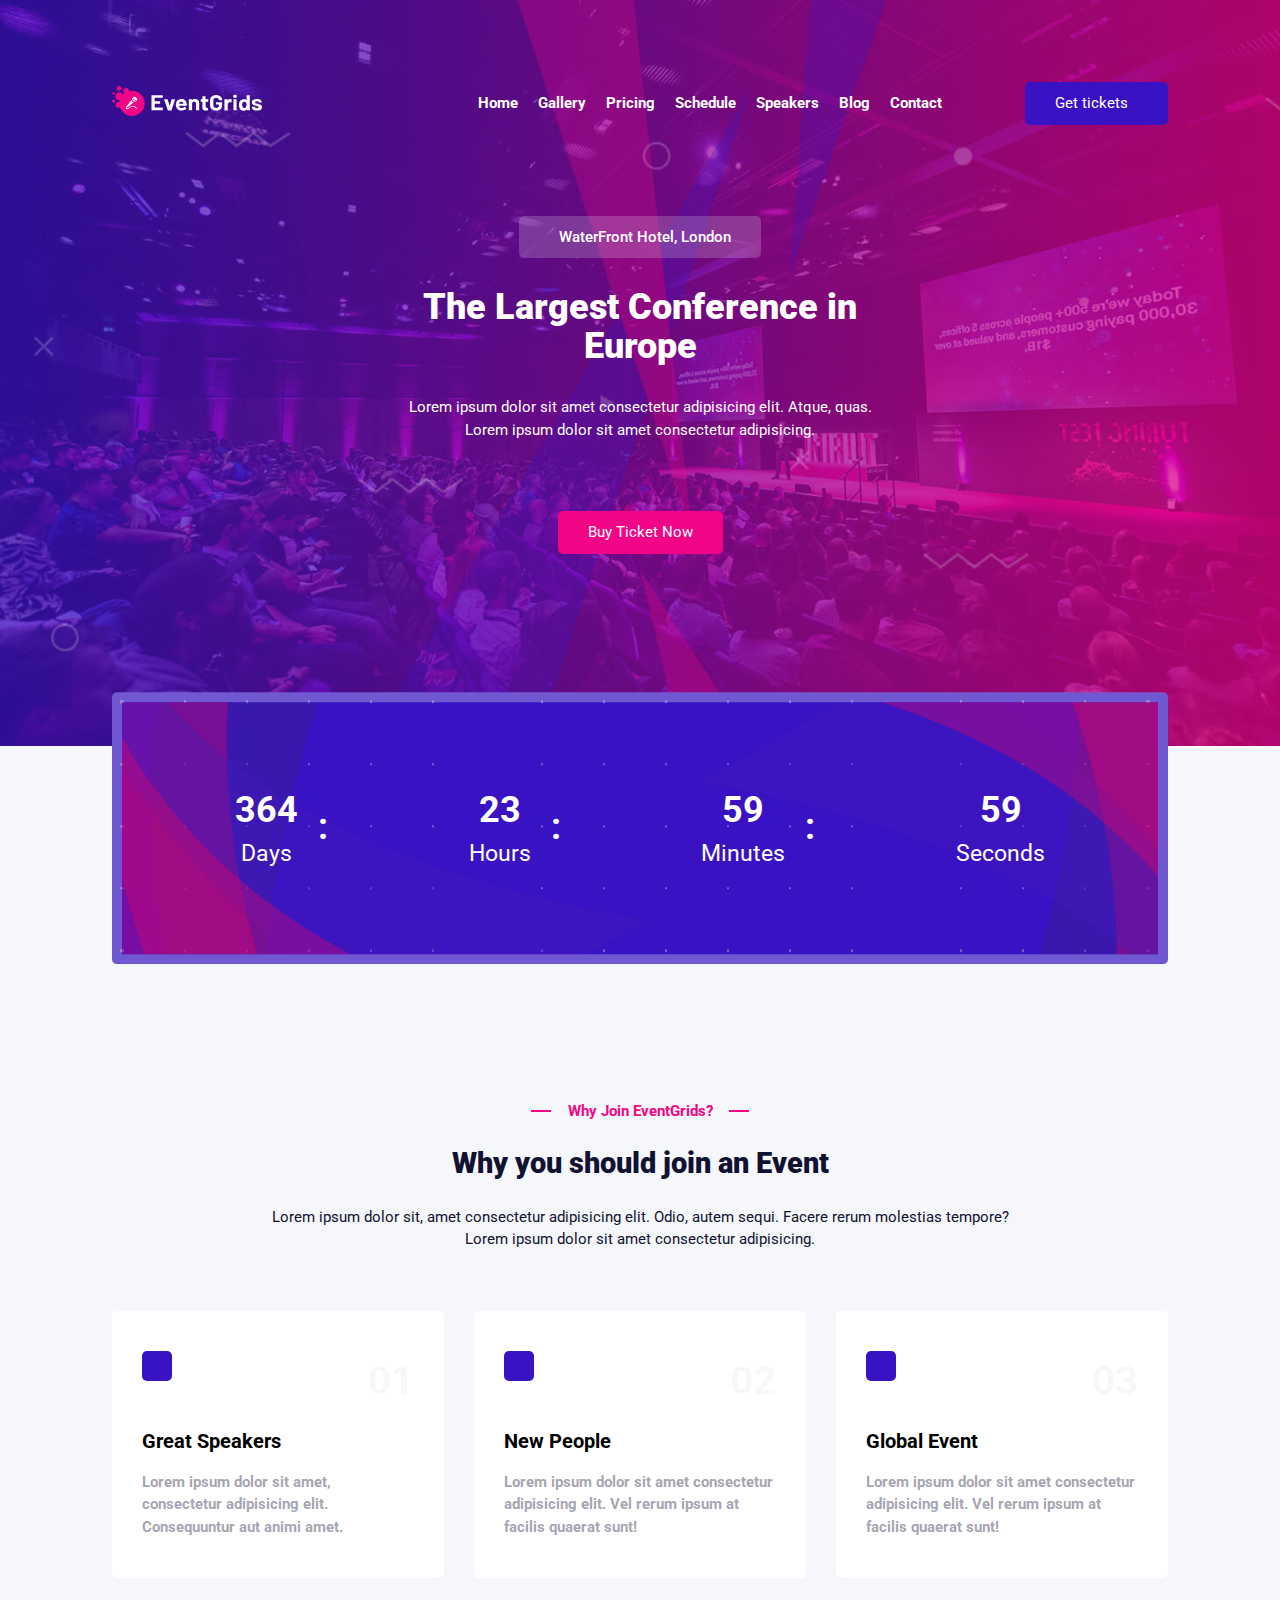
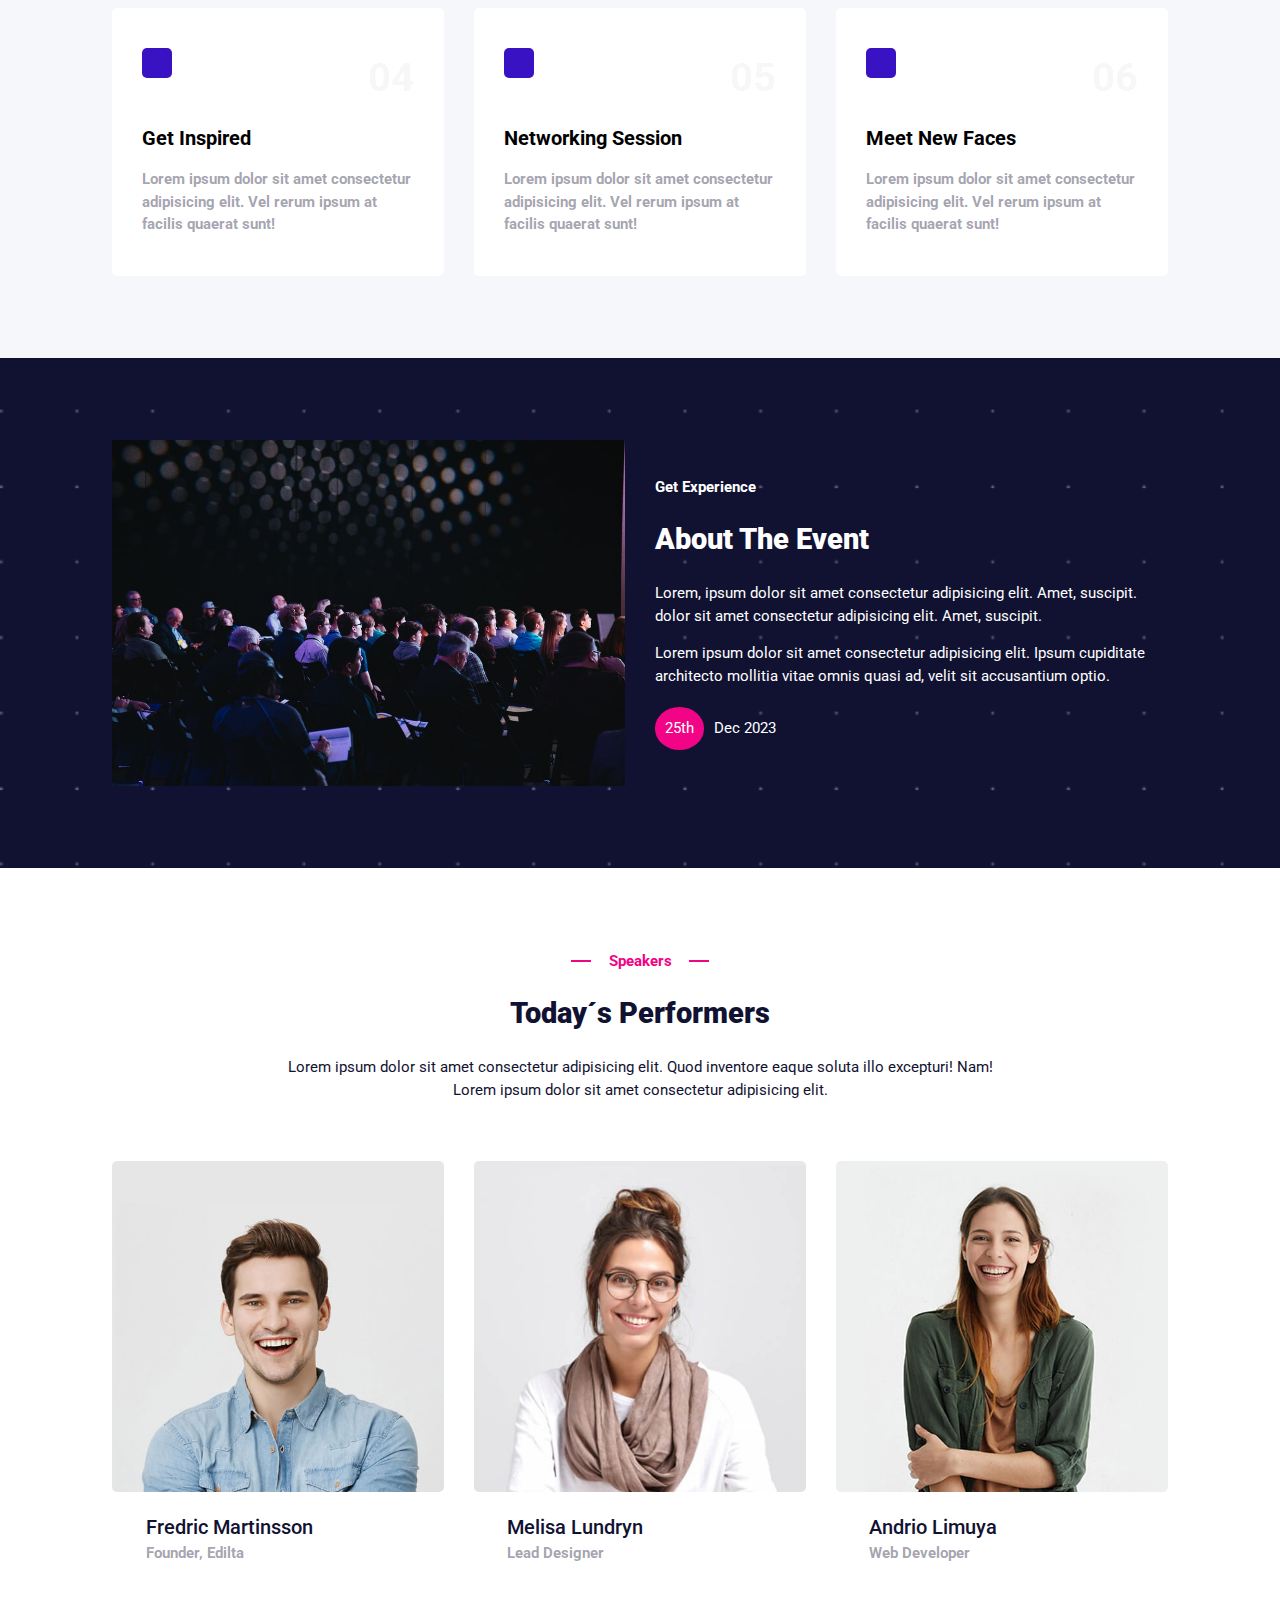
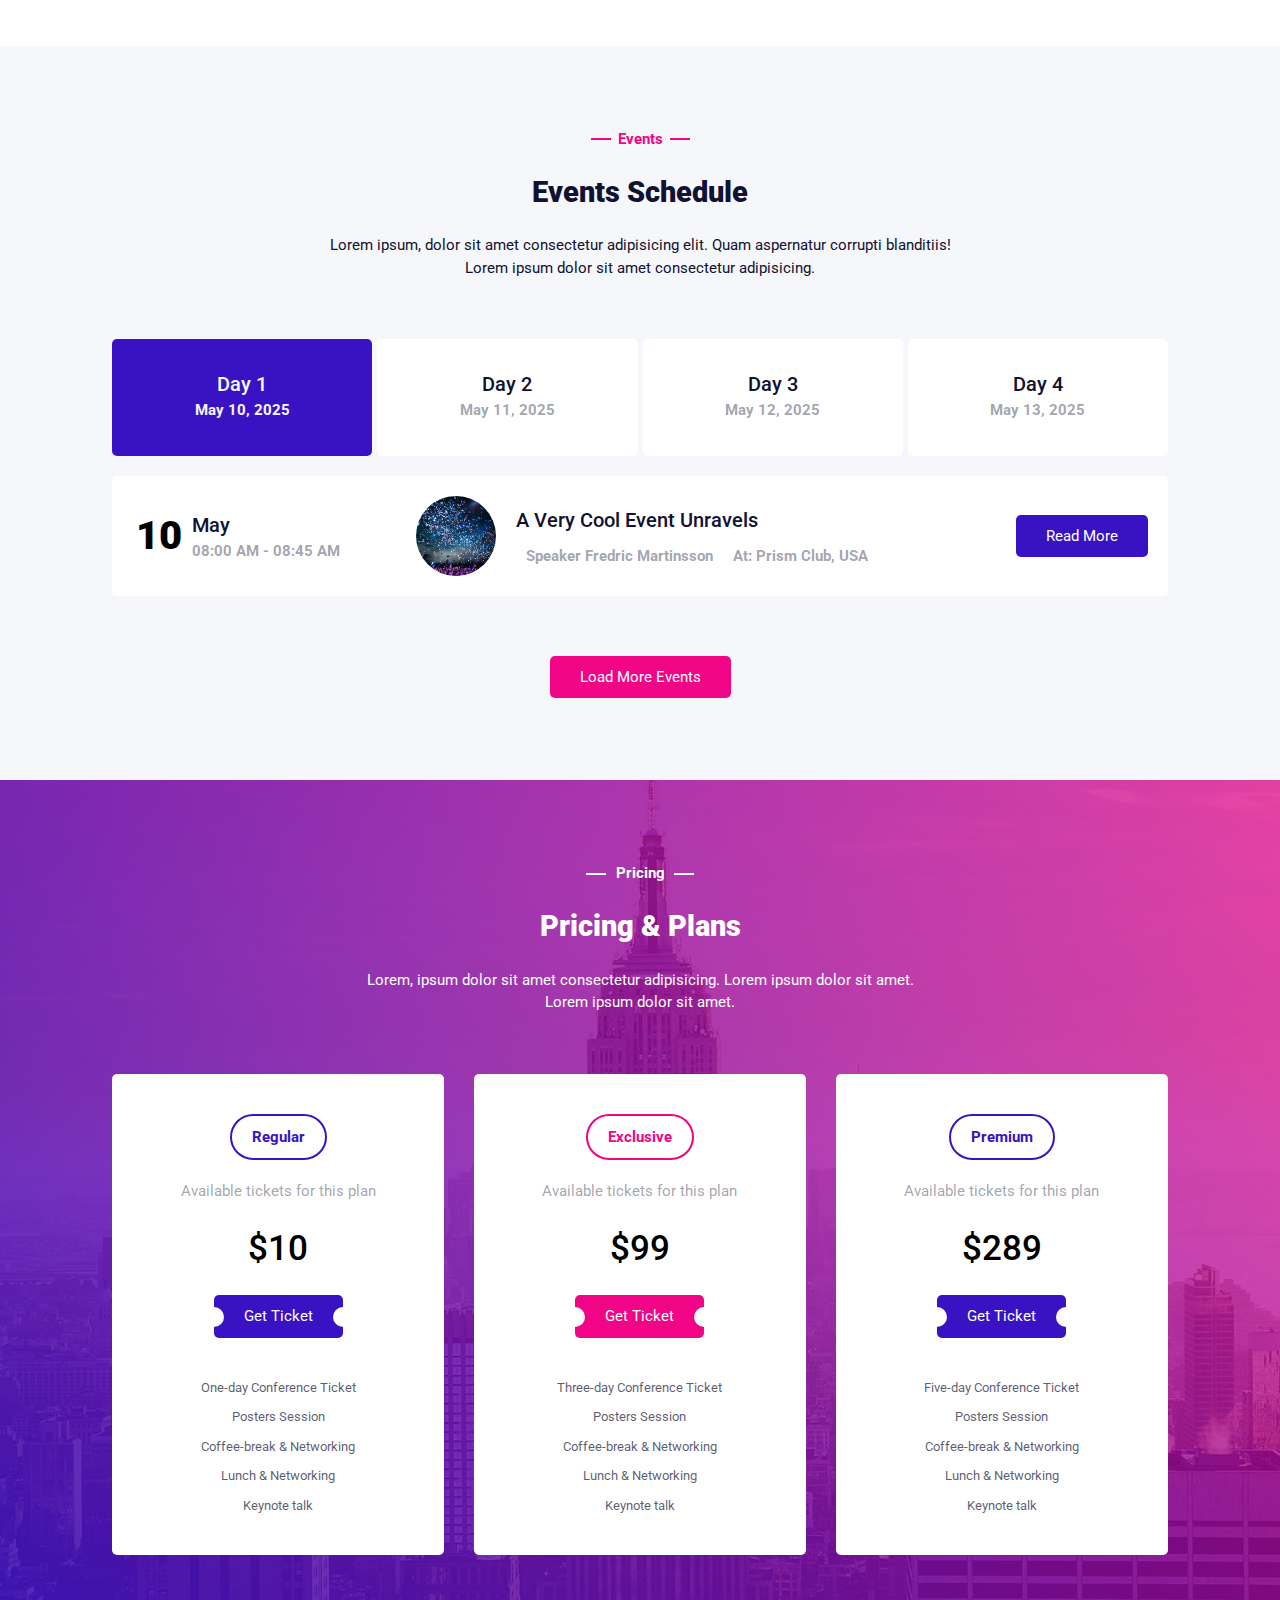
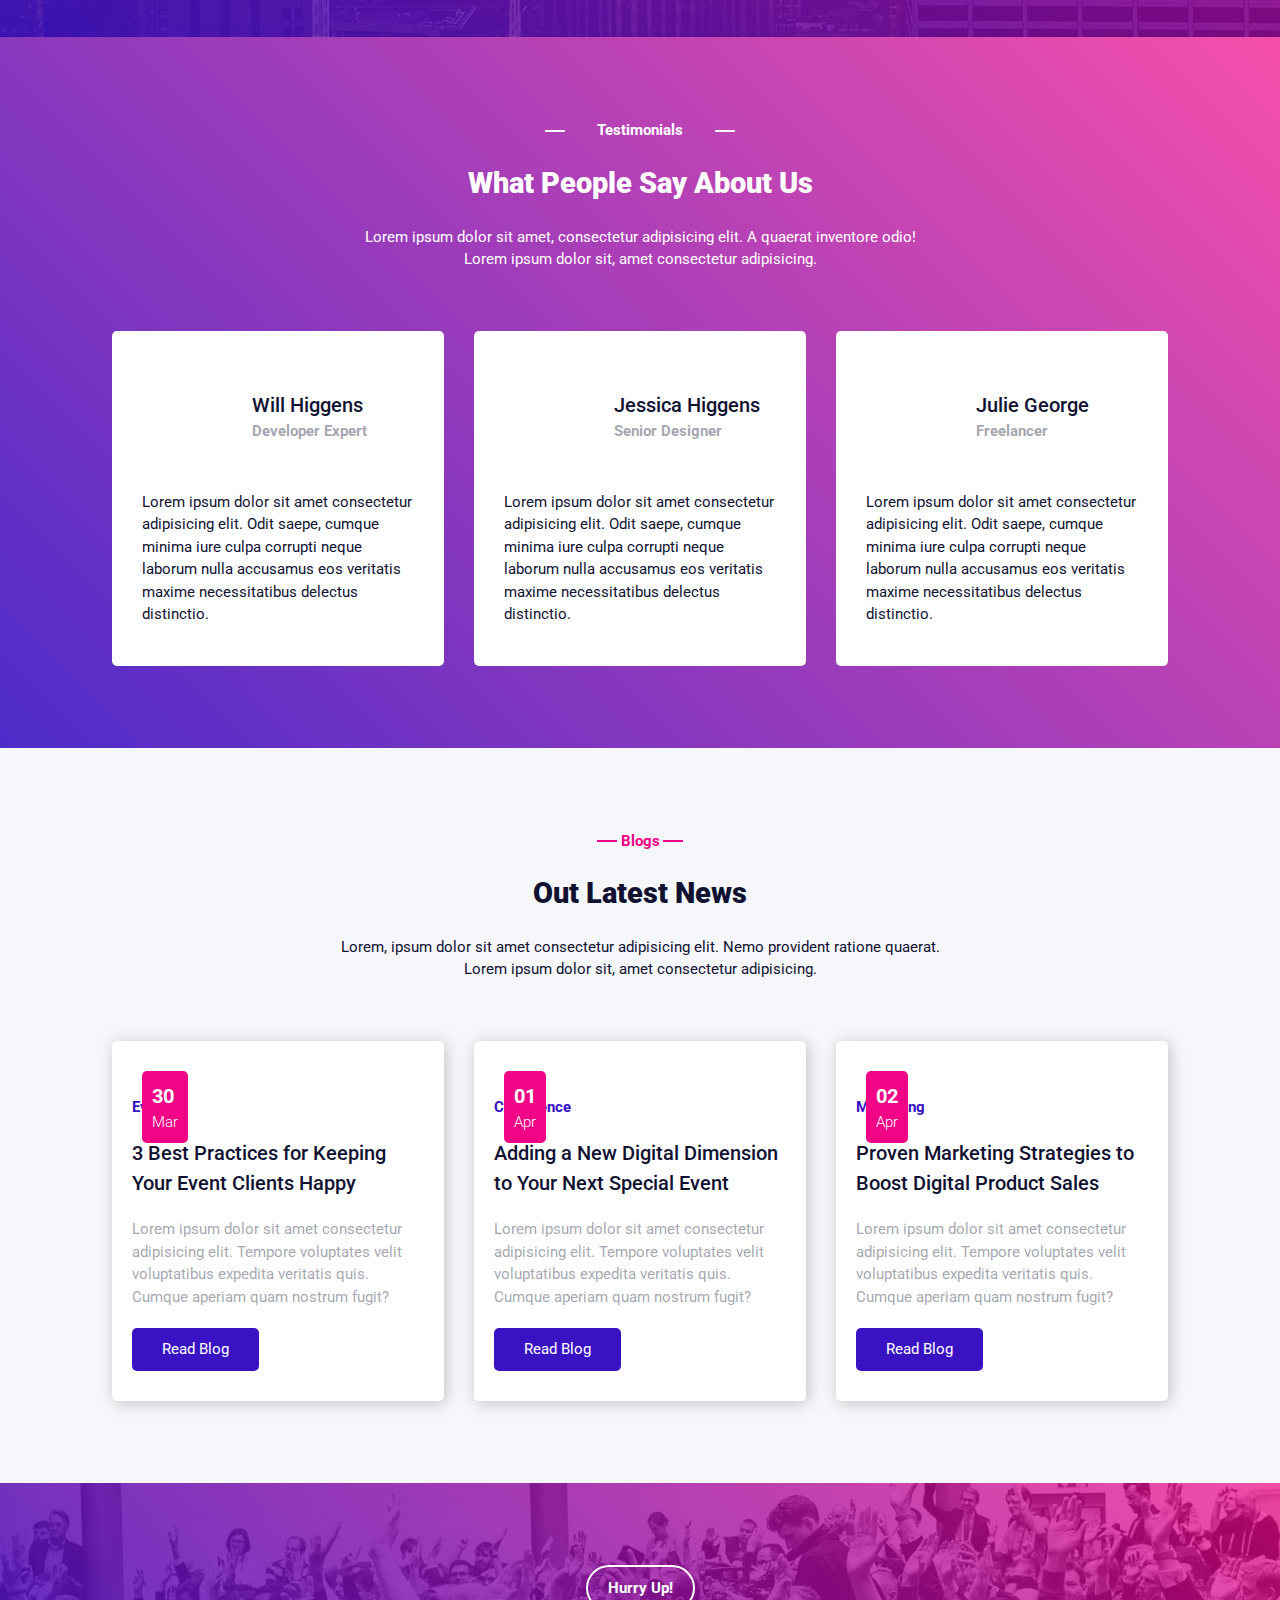
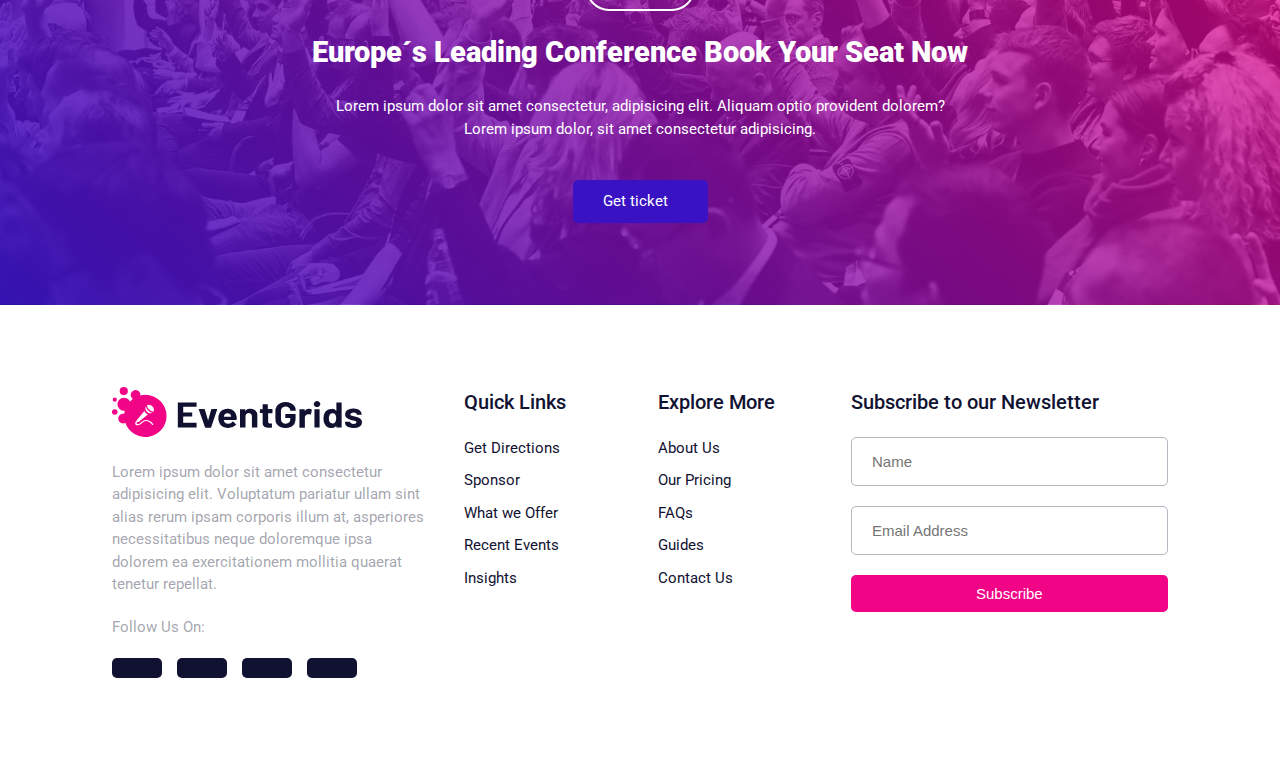
<file: index.html>
<!DOCTYPE html>
<html lang="en">

<head>
  <meta charset="UTF-8">
  <meta http-equiv="X-UA-Compatible" content="IE=edge">
  <meta name="viewport" content="width=device-width, initial-scale=1.0">
  <title>EventGrid - Book Your Next Event</title>

  <link rel="shortcut icon" type="image/x-icon" href="images/favicon.svg" />

  <!-- Font Awesome -->
  <link rel="stylesheet" href="https://cdnjs.cloudflare.com/ajax/libs/font-awesome/6.1.1/css/all.min.css"
    integrity="sha512-KfkfwYDsLkIlwQp6LFnl8zNdLGxu9YAA1QvwINks4PhcElQSvqcyVLLD9aMhXd13uQjoXtEKNosOWaZqXgel0g=="
    crossorigin="anonymous" referrerpolicy="no-referrer" />

  <!-- Google Fonts -->
  <link rel="preconnect" href="https://fonts.googleapis.com" />
  <link rel="preconnect" href="https://fonts.gstatic.com" crossorigin />
  <link href="https://fonts.googleapis.com/css2?family=Roboto:wght@100;300;400;500;700;900&display=swap"
    rel="stylesheet" />

  <link rel="stylesheet" href="css/main-style.css">
</head>

<body>
  <main class="container">
    <header class="header overall-layout padd sec-flex">
      <nav class="header__nav">
        <a href="index.html" class="header__nav--logo">
          <img src="images/header/logo.svg" alt="Logo">
        </a>

        <div class="header__nav--hamburger">
          <div class="line-1"></div>
          <div class="line-2"></div>
        </div>

        <ul class="header__nav--links">
          <a href="index.html" class="header__nav--links__link">Home</a>
          <a href="gallery.html" class="header__nav--links__link" target="_blank">Gallery</a>
          <a href="pricing.html" class="header__nav--links__link" target="_blank">Pricing</a>
          <a href="schedule.html" class="header__nav--links__link" target="_blank">Schedule</a>
          <a href="speakers.html" class="header__nav--links__link" target="_blank">Speakers</a>
          <a href="blog.html" class="header__nav--links__link" target="_blank">Blog</a>
          <a href="contact.html" class="header__nav--links__link" target="_blank">Contact</a>
        </ul>

        <a href="pricing.html" class="header__nav--cta sec-link">Get tickets <i class="fa-solid fa-ticket"></i></a>
      </nav>

      <section class="header__hero">
        <p class="header__hero--location">
          <i class="fa-solid fa-location-dot"></i>WaterFront Hotel, London
        </p>

        <h1 class="header__hero--title">The Largest Conference in <span>Europe</span></h1>

        <p class="header__hero--para sec-para">
          Lorem ipsum dolor sit amet consectetur adipisicing elit. Atque, quas. <span>Lorem ipsum dolor sit amet
            consectetur adipisicing.</span>
        </p>

        <a href="pricing.html" class="header__hero--tickets-link sec-link">Buy Ticket Now</a>
      </section>
    </header>

    <section class="countdown overall-layout padd">
      <div class="countdown__content padd">
        <div class="countdown__content--day">
          <div>
            <p>364</p>
            <p>Days</p>
          </div>
          <p>:</p>
        </div>

        <div class="countdown__content--hour">
          <div>
            <p>23</p>
            <p>Hours</p>
          </div>
          <p>:</p>
        </div>

        <div class="countdown__content--minute">
          <div>
            <p>59</p>
            <p>Minutes</p>
          </div>
          <p>:</p>
        </div>

        <div class="countdown__content--second">
          <div>
            <p>59</p>
            <p>Seconds</p>
          </div>
        </div>
      </div>
    </section>

    <section class="features overall-layout padd sec-flex">
      <h6 class="features__mini-title sec-mini-title">Why Join EventGrids?</h6>
      <h2 class="features__title sec-title">Why you should join an Event</h2>
      <p class="features__para sec-para">Lorem ipsum dolor sit, amet consectetur adipisicing elit. Odio, autem sequi.
        Facere rerum molestias tempore? <span>Lorem ipsum dolor sit amet consectetur adipisicing.</span>
      </p>

      <div class="features__container responsive-grid">
        <div class="features__container--feature">
          <i class="fa-solid fa-microphone features__container--feature__icon"></i>
          <h3 class="features__container--feature__number">01</h3>
          <h4 class="features__container--feature__title">Great Speakers</h4>
          <p class="features__container--feature__desc sec-sub-para">
            Lorem ipsum dolor sit amet, consectetur adipisicing elit.
            Consequuntur aut animi amet.
          </p>
        </div>

        <div class="features__container--feature">
          <i class="fa-solid fa-user-group features__container--feature__icon"></i>

          <h3 class="features__container--feature__number">02</h3>

          <h4 class="features__container--feature__title">New People</h4>

          <p class="features__container--feature__desc sec-sub-para">
            Lorem ipsum dolor sit amet consectetur adipisicing elit. Vel rerum
            ipsum at facilis quaerat sunt!
          </p>
        </div>

        <div class="features__container--feature">
          <i class="fa-solid fa-calendar-check features__container--feature__icon"></i>

          <h3 class="features__container--feature__number">03</h3>

          <h4 class="features__container--feature__title">Global Event</h4>

          <p class="features__container--feature__desc sec-sub-para">
            Lorem ipsum dolor sit amet consectetur adipisicing elit. Vel rerum
            ipsum at facilis quaerat sunt!
          </p>
        </div>

        <div class="features__container--feature">
          <i class="fa-solid fa-lightbulb features__container--feature__icon"></i>

          <h3 class="features__container--feature__number">04</h3>

          <h4 class="features__container--feature__title">Get Inspired</h4>

          <p class="features__container--feature__desc sec-sub-para">
            Lorem ipsum dolor sit amet consectetur adipisicing elit. Vel rerum
            ipsum at facilis quaerat sunt!
          </p>
        </div>

        <div class="features__container--feature">
          <i class="fa-solid fa-people-group features__container--feature__icon"></i>

          <h3 class="features__container--feature__number">05</h3>

          <h4 class="features__container--feature__title">
            Networking Session
          </h4>

          <p class="features__container--feature__desc sec-sub-para">
            Lorem ipsum dolor sit amet consectetur adipisicing elit. Vel rerum
            ipsum at facilis quaerat sunt!
          </p>
        </div>

        <div class="features__container--feature">
          <i class="fa-solid fa-face-smile features__container--feature__icon"></i>

          <h3 class="features__container--feature__number">06</h3>

          <h4 class="features__container--feature__title">Meet New Faces</h4>

          <p class="features__container--feature__desc sec-sub-para">
            Lorem ipsum dolor sit amet consectetur adipisicing elit. Vel rerum
            ipsum at facilis quaerat sunt!
          </p>
        </div>
      </div>

    </section>

    <section class="about overall-layout padd">
      <figure class="about__img">
        <img src="images/about/about-image.jpg" alt="Event" loading="lazy">
      </figure>

      <div class="about__content">
        <h6 class="about__content--mini-title sec-mini-title">Get Experience</h6>
        <h2 class="about__content--title sec-title">About the Event</h2>
        <p class="about__content--para sec-para">Lorem, ipsum dolor sit amet consectetur adipisicing elit. Amet,
          suscipit. dolor sit amet consectetur adipisicing elit. Amet,
          suscipit.<span>Lorem ipsum dolor sit amet consectetur adipisicing elit. Ipsum cupiditate architecto mollitia
            vitae omnis quasi ad, velit sit accusantium optio.</span></p>

        <p class="about__content--date sec-para"><span>25th</span>Dec 2023</p>
      </div>
    </section>

    <section class="speakers overall-layout padd sec-flex">
      <h6 class="speakers__mini-title sec-mini-title">Speakers</h6>
      <h2 class="speakers__title sec-title">Today´s Performers</h2>
      <p class="speakers__desc sec-para">Lorem ipsum dolor sit amet consectetur adipisicing elit. Quod inventore eaque
        soluta illo excepturi! Nam!
        <span>Lorem ipsum dolor sit amet consectetur adipisicing elit.</span>
      </p>

      <div class="speakers__container responsive-grid">
        <div class="speakers__container--speaker">
          <figure class="speakers__container--speaker__img">
            <img src="images/speakers/speaker-1.jpg" alt="Event Performer" loading="lazy">
          </figure>

          <h3 class="speakers__container--speaker__name sec-sub-title">Fredric Martinsson</h3>
          <p class="speakers__container--speaker__role sec-sub-para">Founder, Edilta</p>

          <div class="speakers__container--speaker__social">
            <i class="fa-brands fa-facebook-f"></i>
            <i class="fa-brands fa-twitter"></i>
            <i class="fa-brands fa-linkedin-in"></i>
            <i class="fa-brands fa-instagram"></i>
          </div>

        </div>

        <div class="speakers__container--speaker">
          <figure class="speakers__container--speaker__img">
            <img src="images/speakers/speaker-2.jpg" alt="Event Performer" loading="lazy">
          </figure>

          <h3 class="speakers__container--speaker__name sec-sub-title">Melisa Lundryn</h3>
          <p class="speakers__container--speaker__role sec-sub-para">Lead Designer</p>

          <div class="speakers__container--speaker__social">
            <i class="fa-brands fa-facebook-f"></i>
            <i class="fa-brands fa-twitter"></i>
            <i class="fa-brands fa-linkedin-in"></i>
            <i class="fa-brands fa-instagram"></i>
          </div>

        </div>

        <div class="speakers__container--speaker">
          <figure class="speakers__container--speaker__img">
            <img src="images/speakers/speaker-3.jpg" alt="Event Performer" loading="lazy">
          </figure>

          <h3 class="speakers__container--speaker__name sec-sub-title">Andrio Limuya</h3>
          <p class="speakers__container--speaker__role sec-sub-para">Web Developer</p>

          <div class="speakers__container--speaker__social">
            <i class="fa-brands fa-facebook-f"></i>
            <i class="fa-brands fa-twitter"></i>
            <i class="fa-brands fa-linkedin-in"></i>
            <i class="fa-brands fa-instagram"></i>
          </div>

        </div>


      </div>
    </section>

    <section class="events overall-layout padd sec-flex">
      <h6 class="events__mini-title sec-mini-title">Events</h6>
      <h2 class="events__title sec-title">Events Schedule</h2>
      <p class="events__desc sec-para">Lorem ipsum, dolor sit amet consectetur adipisicing elit. Quam aspernatur
        corrupti blanditiis! <span>Lorem ipsum dolor sit amet consectetur adipisicing.</span></p>

      <div class="events__days">
        <div class="events__days--day current">
          <p class="sec-sub-title">Day 1</p>
          <p class="sec-sub-para"> May 10, 2025</p>
        </div>

        <div class="events__days--day">
          <p class="sec-sub-title">Day 2</p>
          <p class="sec-sub-para"> May 11, 2025</p>
        </div>

        <div class="events__days--day">
          <p class="sec-sub-title">Day 3</p>
          <p class="sec-sub-para"> May 12, 2025</p>
        </div>

        <div class="events__days--day">
          <p class="sec-sub-title">Day 4</p>
          <p class="sec-sub-para"> May 13, 2025</p>
        </div>


      </div>

      <div class="events__timing">
        <div class="events__timing--event">
          <div class="events__timing--event__date-time">
            <p>10</p>

            <div>
              <p class="sec-sub-title">May</p>
              <p class="sec-sub-para">08:00 AM - 08:45 AM</p>
            </div>

          </div>

          <div class="events__timing--event__desc">
            <figure>
              <img src="images/events/event-1.jpg" alt="Event Image">
            </figure>

            <div>
              <p class="sec-sub-title">
                A Very Cool Event Unravels
              </p>

              <p>
                <i class="fa-solid fa-user"></i>
                <span class="sec-sub-para">Speaker Fredric Martinsson</span>
                <i class="fa-solid fa-location-dot"></i>
                <span class="sec-sub-para">At: Prism Club, USA</span>
              </p>
            </div>
          </div>

          <a href="#" class="events__timing--event__link sec-link">Read More</a>

        </div>
      </div>

      <a href="#" class="events__more-events sec-link">Load More Events</a>
    </section>

    <section class="pricing overall-layout padd sec-flex">
      <h6 class="pricing__mini-title sec-mini-title">Pricing</h6>
      <h2 class="pricing__title sec-title">Pricing & Plans</h2>
      <p class="pricing__desc sec-para">Lorem, ipsum dolor sit amet consectetur adipisicing. Lorem ipsum dolor sit amet.
        <span>Lorem ipsum dolor sit amet.</span>
      </p>

      <div class="pricing__container responsive-grid">
        <div class="pricing__container--plan">
          <h5 class="pricing__container--plan__type">Regular</h5>
          <p class="pricing__container--plan__ticket sec-sub-para">Available tickets for this plan</p>
          <h4 class="pricing__container--plan__price">$10</h4>
          <a href="#" class="pricing__container--plan__get-ticket sec-link">Get Ticket</a>

          <ul class="pricing__container--plan__features">
            <li>One-day Conference Ticket</li>
            <li>Posters Session</li>
            <li>Coffee-break & Networking</li>
            <li>Lunch & Networking</li>
            <li>Keynote talk</li>
          </ul>
        </div>

        <div class="pricing__container--plan">
          <h5 class="pricing__container--plan__type">Exclusive</h5>
          <p class="pricing__container--plan__ticket sec-sub-para">Available tickets for this plan</p>
          <h4 class="pricing__container--plan__price">$99</h4>
          <a href="#" class="pricing__container--plan__get-ticket sec-link">Get Ticket</a>

          <ul class="pricing__container--plan__features">
            <li>Three-day Conference Ticket</li>
            <li>Posters Session</li>
            <li>Coffee-break & Networking</li>
            <li>Lunch & Networking</li>
            <li>Keynote talk</li>
          </ul>
        </div>

        <div class="pricing__container--plan">
          <h5 class="pricing__container--plan__type">Premium</h5>
          <p class="pricing__container--plan__ticket sec-sub-para">Available tickets for this plan</p>
          <h4 class="pricing__container--plan__price">$289</h4>
          <a href="#" class="pricing__container--plan__get-ticket sec-link">Get Ticket</a>

          <ul class="pricing__container--plan__features">
            <li>Five-day Conference Ticket</li>
            <li>Posters Session</li>
            <li>Coffee-break & Networking</li>
            <li>Lunch & Networking</li>
            <li>Keynote talk</li>
          </ul>
        </div>
      </div>
    </section>

    <section class="testimonials overall-layout padd sec-flex">
      <h6 class="testimonials__mini-title sec-mini-title">Testimonials</h6>
      <h2 class="testimonials__title sec-title">What People Say About Us</h2>
      <p class="testimonials__desc sec-para">
        Lorem ipsum dolor sit amet, consectetur adipisicing elit. A quaerat
        inventore odio!
        <span>Lorem ipsum dolor sit, amet consectetur adipisicing.</span>
      </p>

      <div class="testimonials__container responsive-grid">
        <div class="testimonials__container--testimonial">
          <div class="testimonials__container--testimonial__personal-info">
            <figure class="testimonials__container--testimonial__personal-info--img">
              <img loading="lazy" src="images/testimonials/man.jpg" alt="Testimonial" />
            </figure>

            <div>
              <h3 class="sec-sub-title">Will Higgens</h3>
              <p class="sec-sub-para">Developer Expert</p>

              <p>
                <i class="fa-solid fa-star"></i><i class="fa-solid fa-star"></i><i class="fa-solid fa-star"></i><i
                  class="fa-solid fa-star"></i><i class="fa-solid fa-star"></i>
              </p>
            </div>
          </div>

          <p class="testimonials__container--testimonial__desc sec-para">
            Lorem ipsum dolor sit amet consectetur adipisicing elit. Odit
            saepe, cumque minima iure culpa corrupti neque laborum nulla
            accusamus eos veritatis maxime necessitatibus delectus distinctio.
          </p>
        </div>

        <div class="testimonials__container--testimonial">
          <div class="testimonials__container--testimonial__personal-info">
            <figure class="testimonials__container--testimonial__personal-info--img">
              <img loading="lazy" src="images/testimonials/woman-1.jpg" alt="Testimonial" />
            </figure>

            <div>
              <h3 class="sec-sub-title">Jessica Higgens</h3>
              <p class="sec-sub-para">Senior Designer</p>

              <p>
                <i class="fa-solid fa-star"></i><i class="fa-solid fa-star"></i><i class="fa-solid fa-star"></i><i
                  class="fa-solid fa-star"></i><i class="fa-solid fa-star"></i>
              </p>
            </div>
          </div>

          <p class="testimonials__container--testimonial__desc sec-para">
            Lorem ipsum dolor sit amet consectetur adipisicing elit. Odit
            saepe, cumque minima iure culpa corrupti neque laborum nulla
            accusamus eos veritatis maxime necessitatibus delectus distinctio.
          </p>
        </div>

        <div class="testimonials__container--testimonial">
          <div class="testimonials__container--testimonial__personal-info">
            <figure class="testimonials__container--testimonial__personal-info--img">
              <img loading="lazy" src="images/testimonials/woman-2.JPG" alt="Testimonial" />
            </figure>

            <div>
              <h3 class="sec-sub-title">Julie George</h3>
              <p class="sec-sub-para">Freelancer</p>

              <p>
                <i class="fa-solid fa-star"></i><i class="fa-solid fa-star"></i><i class="fa-solid fa-star"></i><i
                  class="fa-solid fa-star"></i><i class="fa-solid fa-star"></i>
              </p>
            </div>
          </div>

          <p class="testimonials__container--testimonial__desc sec-para">
            Lorem ipsum dolor sit amet consectetur adipisicing elit. Odit
            saepe, cumque minima iure culpa corrupti neque laborum nulla
            accusamus eos veritatis maxime necessitatibus delectus distinctio.
          </p>
        </div>
      </div>
    </section>

    <section class="blogs overall-layout padd sec-flex">
      <h6 class="blogs__mini-title sec-mini-title">Blogs</h6>
      <h2 class="blogs__title sec-title">Out Latest News</h2>
      <p class="blogs__desc sec-para">Lorem, ipsum dolor sit amet consectetur adipisicing elit. Nemo provident ratione
        quaerat. <span>Lorem ipsum dolor sit, amet consectetur adipisicing.</span>
      </p>

      <div class="blogs__container responsive-grid">
        <div class="blogs__container--blog">
          <h5 class="blogs__container--blog__date">
            <span>30</span>
            <span>Mar</span>
          </h5>

          <figure class="blogs__container--blog__img">
            <img loading="lazy" src="images/blog-page/blog-3.jpeg" alt="Event">
          </figure>

          <h5 class="blogs__container--blog__category">Events</h5>

          <h3 class="blogs__container--blog__title sec-sub-title">3 Best Practices for Keeping Your Event Clients Happy
          </h3>

          <p class="blogs__container--blog__desc sec-sub-para">Lorem ipsum dolor sit amet consectetur adipisicing elit.
            Tempore voluptates velit voluptatibus expedita veritatis quis. Cumque aperiam quam nostrum fugit?</p>

          <a href="#" class="blogs__container--blog__link sec-link">Read Blog</a>
        </div>

        <div class="blogs__container--blog">
          <h5 class="blogs__container--blog__date">
            <span>01</span>
            <span>Apr</span>
          </h5>

          <figure class="blogs__container--blog__img">
            <img loading="lazy" src="images/blog-page/blog-5.jpg" alt="Event">
          </figure>

          <h5 class="blogs__container--blog__category">Conference</h5>

          <h3 class="blogs__container--blog__title sec-sub-title">Adding a New Digital Dimension to Your Next Special
            Event
          </h3>

          <p class="blogs__container--blog__desc sec-sub-para">Lorem ipsum dolor sit amet consectetur adipisicing elit.
            Tempore voluptates velit voluptatibus expedita veritatis quis. Cumque aperiam quam nostrum fugit?</p>

          <a href="#" class="blogs__container--blog__link sec-link">Read Blog</a>
        </div>

        <div class="blogs__container--blog">
          <h5 class="blogs__container--blog__date">
            <span>02</span>
            <span>Apr</span>
          </h5>

          <figure class="blogs__container--blog__img">
            <img loading="lazy" src="images/blog-page/blog-4.jpg" alt="Event">
          </figure>

          <h5 class="blogs__container--blog__category">Marketing</h5>

          <h3 class="blogs__container--blog__title sec-sub-title">Proven Marketing Strategies to Boost Digital Product
            Sales
          </h3>

          <p class="blogs__container--blog__desc sec-sub-para">Lorem ipsum dolor sit amet consectetur adipisicing elit.
            Tempore voluptates velit voluptatibus expedita veritatis quis. Cumque aperiam quam nostrum fugit?</p>

          <a href="#" class="blogs__container--blog__link sec-link">Read Blog</a>
        </div>
      </div>
    </section>

    <section class="cta overall-layout padd sec-flex">
      <h5 class="cta__mini-title pricing__container--plan__type">Hurry Up!</h5>
      <h2 class="cta__title sec-title">Europe´s Leading Conference <span>Book Your Seat Now</span>
      </h2>

      <p class="cta__desc sec-para">
        Lorem ipsum dolor sit amet consectetur, adipisicing elit. Aliquam optio provident dolorem?
        <span>Lorem ipsum dolor, sit amet consectetur adipisicing.</span>
      </p>

      <a href="#" class="cta__link sec-link header__nav--cta">
        Get ticket
        <i class="fa-solid fa-ticket"></i>
      </a>
    </section>

    <footer class="footer overall-layout padd">
      <div class="footer__info">
        <figure class="footer__info--logo">
          <img src="images/footer/dark-logo.svg" alt="Logo">
        </figure>

        <p class="footer__info--desc sec-sub-para">Lorem ipsum dolor sit amet consectetur adipisicing elit. Voluptatum
          pariatur ullam sint alias rerum ipsam corporis illum at, asperiores necessitatibus neque doloremque ipsa
          dolorem ea exercitationem mollitia quaerat tenetur repellat.</p>

        <p class="footer__info--social sec-sub-para">Follow Us On:</p>

        <div class="footer__info--social-container">
          <i class="fa-brands fa-facebook-f"></i>
          <i class="fa-brands fa-twitter"></i>
          <i class="fa-brands fa-linkedin-in"></i>
          <i class="fa-brands fa-instagram"></i>
        </div>
      </div>

      <div class="footer__quick-links">
        <h3 class="footer__quick-links--title sec-sub-title">Quick Links</h3>
        <ul class="footer__quick-links--container">
          <li class="footer__quick-links--container__link"><a href="#">Get Directions</a></li>
          <li class="footer__quick-links--container__link"><a href="#">Sponsor</a></li>
          <li class="footer__quick-links--container__link"><a href="#">What we Offer</a></li>
          <li class="footer__quick-links--container__link"><a href="#">Recent Events</a></li>
          <li class="footer__quick-links--container__link"><a href="#">Insights</a></li>
        </ul>
      </div>

      <div class="footer__explore-more">
        <h3 class="footer__explore-more--title sec-sub-title">Explore More</h3>
        <ul class="footer__explore-more--container">
          <li class="footer__explore-more--container__link"><a href="#">About Us</a></li>
          <li class="footer__explore-more--container__link"><a href="#">Our Pricing</a></li>
          <li class="footer__explore-more--container__link"><a href="#">FAQs</a></li>
          <li class="footer__explore-more--container__link"><a href="#">Guides</a></li>
          <li class="footer__explore-more--container__link"><a href="#">Contact Us</a></li>
        </ul>
      </div>

      <div class="footer__newsletter">
        <h3 class="footer__newsletter--title sec-sub-title">Subscribe to our Newsletter</h3>

        <form class="footer__newsletter--form">
          <input type="text" placeholder="Name">
          <input type="email" placeholder="Email Address">
          <input class="sec-link" type="submit" value="Subscribe">
        </form>
      </div>
    </footer>

  </main>

  <script src="js/app.js"></script>
</body>

</html>
</file>
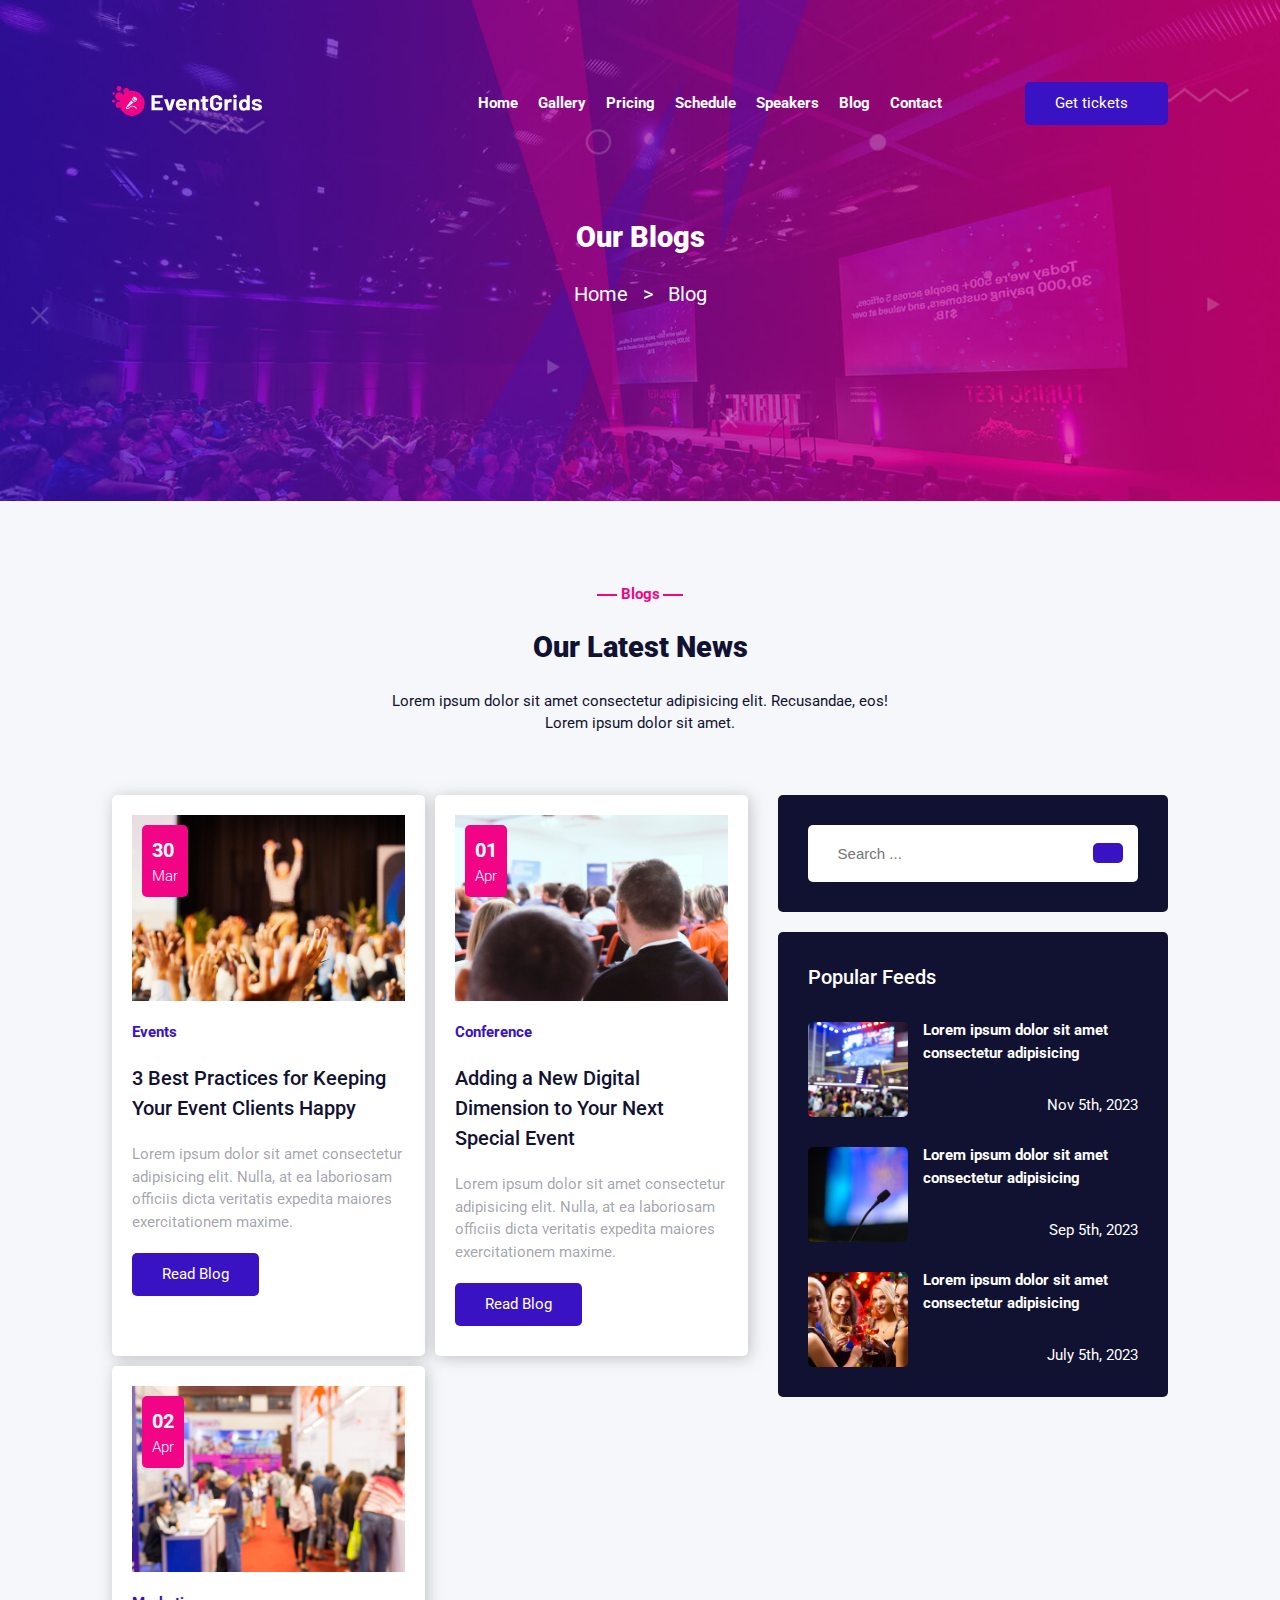
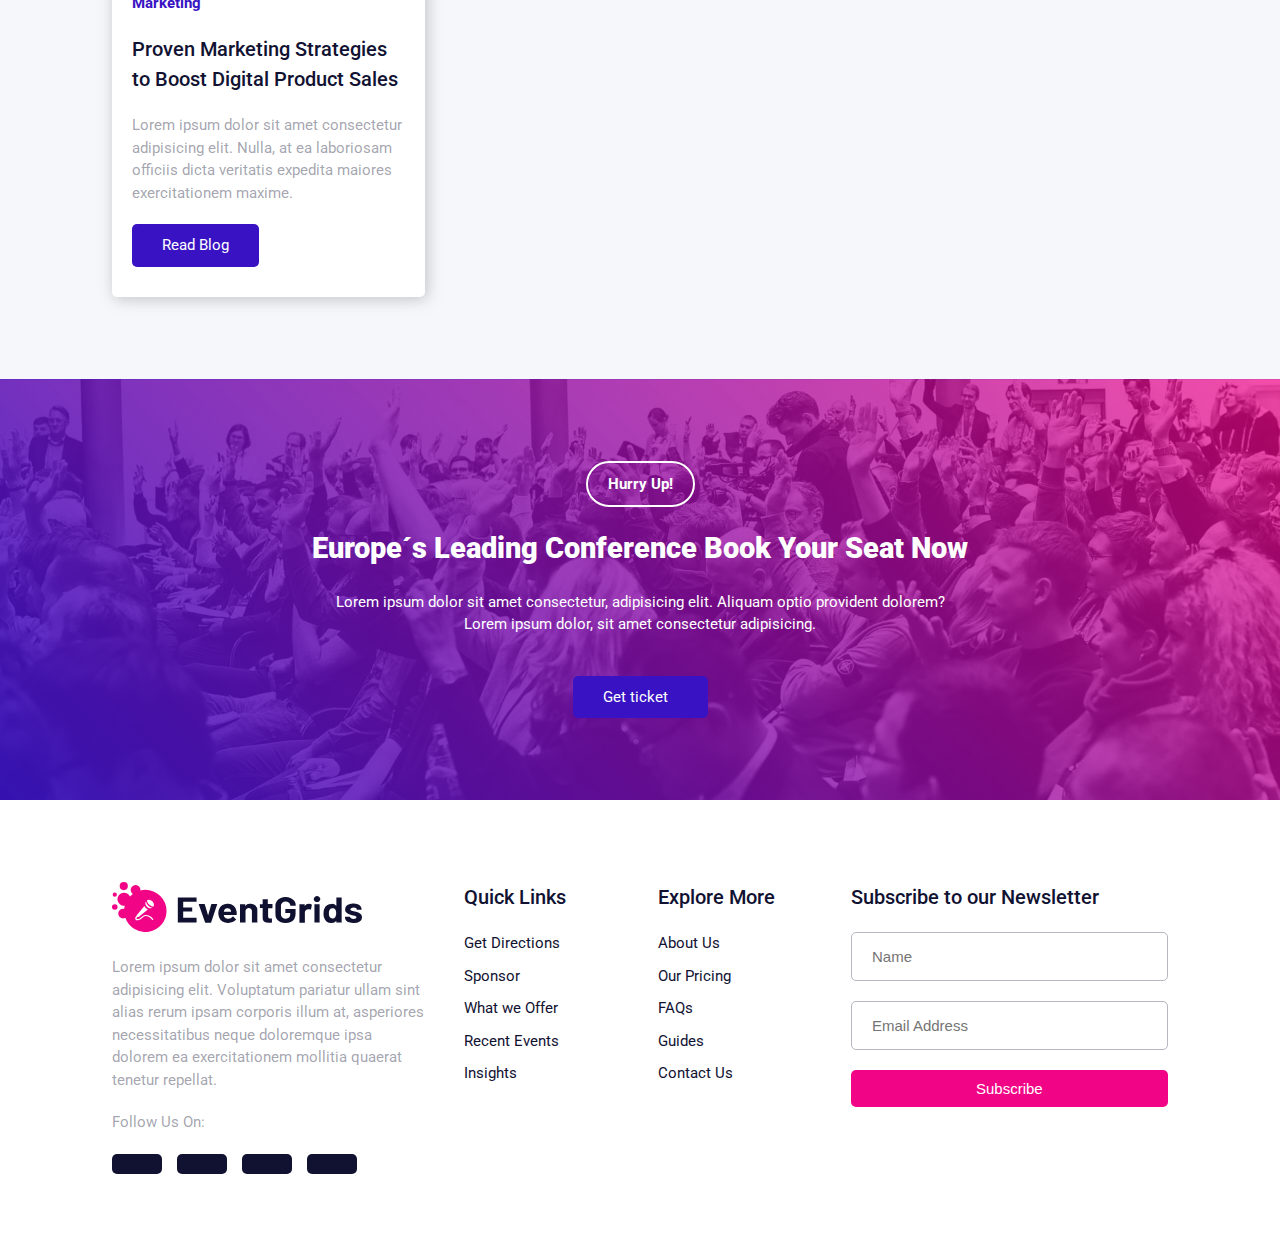
<file: blog.html>
<!DOCTYPE html>
<html lang="en">

<head>
  <meta charset="UTF-8">
  <meta http-equiv="X-UA-Compatible" content="IE=edge">
  <meta name="viewport" content="width=device-width, initial-scale=1.0">
  <title>EventGrid - Book Your Next Event</title>

  <link rel="shortcut icon" type="image/x-icon" href="images/favicon.svg" />

  <!-- Font Awesome -->
  <link rel="stylesheet" href="https://cdnjs.cloudflare.com/ajax/libs/font-awesome/6.1.1/css/all.min.css"
    integrity="sha512-KfkfwYDsLkIlwQp6LFnl8zNdLGxu9YAA1QvwINks4PhcElQSvqcyVLLD9aMhXd13uQjoXtEKNosOWaZqXgel0g=="
    crossorigin="anonymous" referrerpolicy="no-referrer" />

  <!-- Google Fonts -->
  <link rel="preconnect" href="https://fonts.googleapis.com" />
  <link rel="preconnect" href="https://fonts.gstatic.com" crossorigin />
  <link href="https://fonts.googleapis.com/css2?family=Roboto:wght@100;300;400;500;700;900&display=swap"
    rel="stylesheet" />

  <link rel="stylesheet" href="css/main-style.css">
  <title>Blog - EventGrids</title>
</head>

<body>
  <header class="header padd sec-flex">
    <nav class="header__nav">
      <a href="index.html" class="header__nav--logo">
        <img src="images/header/logo.svg" alt="Logo">
      </a>

      <div class="header__nav--hamburger">
        <div class="line-1"></div>
        <div class="line-2"></div>
      </div>

      <ul class="header__nav--links">
        <a href="index.html" class="header__nav--links__link">Home</a>
        <a href="gallery.html" class="header__nav--links__link" target="_blank">Gallery</a>
        <a href="pricing.html" class="header__nav--links__link" target="_blank">Pricing</a>
        <a href="schedule.html" class="header__nav--links__link" target="_blank">Schedule</a>
        <a href="speakers.html" class="header__nav--links__link" target="_blank">Speakers</a>
        <a href="blog.html" class="header__nav--links__link" target="_blank">Blog</a>
        <a href="contact.html" class="header__nav--links__link" target="_blank">Contact</a>
      </ul>

      <a href="pricing.html" class="header__nav--cta sec-link">Get tickets <i class="fa-solid fa-ticket"></i></a>
    </nav>

    <section class="header__redirect">
      <h2 class="header__redirect--title sec-title">Our Blogs</h2>

      <div class="header__redirect--links">
        <a href="index.html" target="_blank">Home</a>
        <span>></span>
        <a href="#">Blog</a>
      </div>
    </section>
  </header>

  <section class="blogs padd sec-flex">
    <h6 class="blogs__mini-title sec-mini-title">Blogs</h6>
    <h2 class="blogs__title sec-title">Our Latest News</h2>
    <p class="blogs__desc sec-para">
      Lorem ipsum dolor sit amet consectetur adipisicing elit. Recusandae,
      eos!
      <span>Lorem ipsum dolor sit amet.</span>
    </p>

    <div class="blogs__container blog-page">
      <div class="blogs__container blog__articles responsive-grid">
        <div class="blogs__container--blog">
          <h5 class="blogs__container--blog__date">
            <span>30</span>
            <span>Mar</span>
          </h5>

          <figure class="blogs__container--blog__img">
            <img loading="lazy" src="images/blog-page/blog-3.jpeg" alt="Event" />
          </figure>

          <h5 class="blogs__container--blog__category">Events</h5>

          <h3 class="blogs__container--blog__title sec-sub-title">
            3 Best Practices for Keeping Your Event Clients Happy
          </h3>

          <p class="blogs__container--blog__desc sec-sub-para">
            Lorem ipsum dolor sit amet consectetur adipisicing elit. Nulla, at
            ea laboriosam officiis dicta veritatis expedita maiores
            exercitationem maxime.
          </p>

          <a href="#" class="blogs__container--blog__link sec-link">Read Blog</a>
        </div>

        <div class="blogs__container--blog">
          <h5 class="blogs__container--blog__date">
            <span>01</span>
            <span>Apr</span>
          </h5>

          <figure class="blogs__container--blog__img">
            <img loading="lazy" src="images/blog-page/blog-5.jpg" alt="Event" />
          </figure>

          <h5 class="blogs__container--blog__category">Conference</h5>

          <h3 class="blogs__container--blog__title sec-sub-title">
            Adding a New Digital Dimension to Your Next Special Event
          </h3>

          <p class="blogs__container--blog__desc sec-sub-para">
            Lorem ipsum dolor sit amet consectetur adipisicing elit. Nulla, at
            ea laboriosam officiis dicta veritatis expedita maiores
            exercitationem maxime.
          </p>

          <a href="#" class="blogs__container--blog__link sec-link">Read Blog</a>
        </div>

        <div class="blogs__container--blog">
          <h5 class="blogs__container--blog__date">
            <span>02</span>
            <span>Apr</span>
          </h5>

          <figure class="blogs__container--blog__img">
            <img loading="lazy" src="images/blog-page/blog-4.jpg" alt="Event" />
          </figure>

          <h5 class="blogs__container--blog__category">Marketing</h5>

          <h3 class="blogs__container--blog__title sec-sub-title">
            Proven Marketing Strategies to Boost Digital Product Sales
          </h3>

          <p class="blogs__container--blog__desc sec-sub-para">
            Lorem ipsum dolor sit amet consectetur adipisicing elit. Nulla, at
            ea laboriosam officiis dicta veritatis expedita maiores
            exercitationem maxime.
          </p>

          <a href="#" class="blogs__container--blog__link sec-link">Read Blog</a>
        </div>
      </div>

      <div class="blogs__popular-feeds">
        <form class="blogs__popular-feeds--search">
          <fieldset>
            <input type="search" placeholder="Search ..." />
            <i class="fa-solid fa-magnifying-glass"></i>
          </fieldset>
        </form>

        <div class="blogs__popular-feeds--content">
          <h2 class="blogs__popular-feeds--content__title sec-sub-title">
            Popular Feeds
          </h2>

          <div class="blogs__popular-feeds--content__feed">
            <figure class="blogs__popular-feeds--content__feed--img">
              <img src="images/blog-page/feed-1.JPG" alt="Event Image" />
            </figure>

            <p class="blogs__popular-feeds--content__feed--desc sec-sub-para">
              Lorem ipsum dolor sit amet consectetur adipisicing
            </p>

            <p class="blogs__popular-feeds--content__feed--date">
              <i class="fa-solid fa-calendar-days"></i>
              <span>Nov 5th, 2023</span>
            </p>
          </div>

          <div class="blogs__popular-feeds--content__feed">
            <figure class="blogs__popular-feeds--content__feed--img">
              <img src="images/blog-page/feed-2.jpg" alt="Event Image" />
            </figure>

            <p class="blogs__popular-feeds--content__feed--desc sec-sub-para">
              Lorem ipsum dolor sit amet consectetur adipisicing
            </p>

            <p class="blogs__popular-feeds--content__feed--date">
              <i class="fa-solid fa-calendar-days"></i>
              <span>Sep 5th, 2023</span>
            </p>
          </div>

          <div class="blogs__popular-feeds--content__feed">
            <figure class="blogs__popular-feeds--content__feed--img">
              <img src="images/blog-page/feed-3.jpg" alt="Event Image" />
            </figure>

            <p class="blogs__popular-feeds--content__feed--desc sec-sub-para">
              Lorem ipsum dolor sit amet consectetur adipisicing
            </p>

            <p class="blogs__popular-feeds--content__feed--date">
              <i class="fa-solid fa-calendar-days"></i>
              <span>July 5th, 2023</span>
            </p>
          </div>
        </div>
      </div>
    </div>
  </section>

  <section class="cta padd sec-flex">
    <h5 class="cta__mini-title pricing__container--plan__type">Hurry Up!</h5>
    <h2 class="cta__title sec-title">Europe´s Leading Conference <span>Book Your Seat Now</span>
    </h2>

    <p class="cta__desc sec-para">
      Lorem ipsum dolor sit amet consectetur, adipisicing elit. Aliquam optio provident dolorem?
      <span>Lorem ipsum dolor, sit amet consectetur adipisicing.</span>
    </p>

    <a href="#" class="cta__link sec-link header__nav--cta">
      Get ticket
      <i class="fa-solid fa-ticket"></i>
    </a>
  </section>

  <footer class="footer padd">
    <div class="footer__info">
      <figure class="footer__info--logo">
        <img src="images/footer/dark-logo.svg" alt="Logo">
      </figure>

      <p class="footer__info--desc sec-sub-para">Lorem ipsum dolor sit amet consectetur adipisicing elit. Voluptatum
        pariatur ullam sint alias rerum ipsam corporis illum at, asperiores necessitatibus neque doloremque ipsa
        dolorem ea exercitationem mollitia quaerat tenetur repellat.</p>

      <p class="footer__info--social sec-sub-para">Follow Us On:</p>

      <div class="footer__info--social-container">
        <i class="fa-brands fa-facebook-f"></i>
        <i class="fa-brands fa-twitter"></i>
        <i class="fa-brands fa-linkedin-in"></i>
        <i class="fa-brands fa-instagram"></i>
      </div>
    </div>

    <div class="footer__quick-links">
      <h3 class="footer__quick-links--title sec-sub-title">Quick Links</h3>
      <ul class="footer__quick-links--container">
        <li class="footer__quick-links--container__link"><a href="#">Get Directions</a></li>
        <li class="footer__quick-links--container__link"><a href="#">Sponsor</a></li>
        <li class="footer__quick-links--container__link"><a href="#">What we Offer</a></li>
        <li class="footer__quick-links--container__link"><a href="#">Recent Events</a></li>
        <li class="footer__quick-links--container__link"><a href="#">Insights</a></li>
      </ul>
    </div>

    <div class="footer__explore-more">
      <h3 class="footer__explore-more--title sec-sub-title">Explore More</h3>
      <ul class="footer__explore-more--container">
        <li class="footer__explore-more--container__link"><a href="#">About Us</a></li>
        <li class="footer__explore-more--container__link"><a href="#">Our Pricing</a></li>
        <li class="footer__explore-more--container__link"><a href="#">FAQs</a></li>
        <li class="footer__explore-more--container__link"><a href="#">Guides</a></li>
        <li class="footer__explore-more--container__link"><a href="#">Contact Us</a></li>
      </ul>
    </div>

    <div class="footer__newsletter">
      <h3 class="footer__newsletter--title sec-sub-title">Subscribe to our Newsletter</h3>

      <form class="footer__newsletter--form">
        <input type="text" placeholder="Name">
        <input type="email" placeholder="Email Address">
        <input class="sec-link" type="submit" value="Subscribe">
      </form>
    </div>
  </footer>

  <script src="js/app.js"></script>
</body>

</html>
</file>
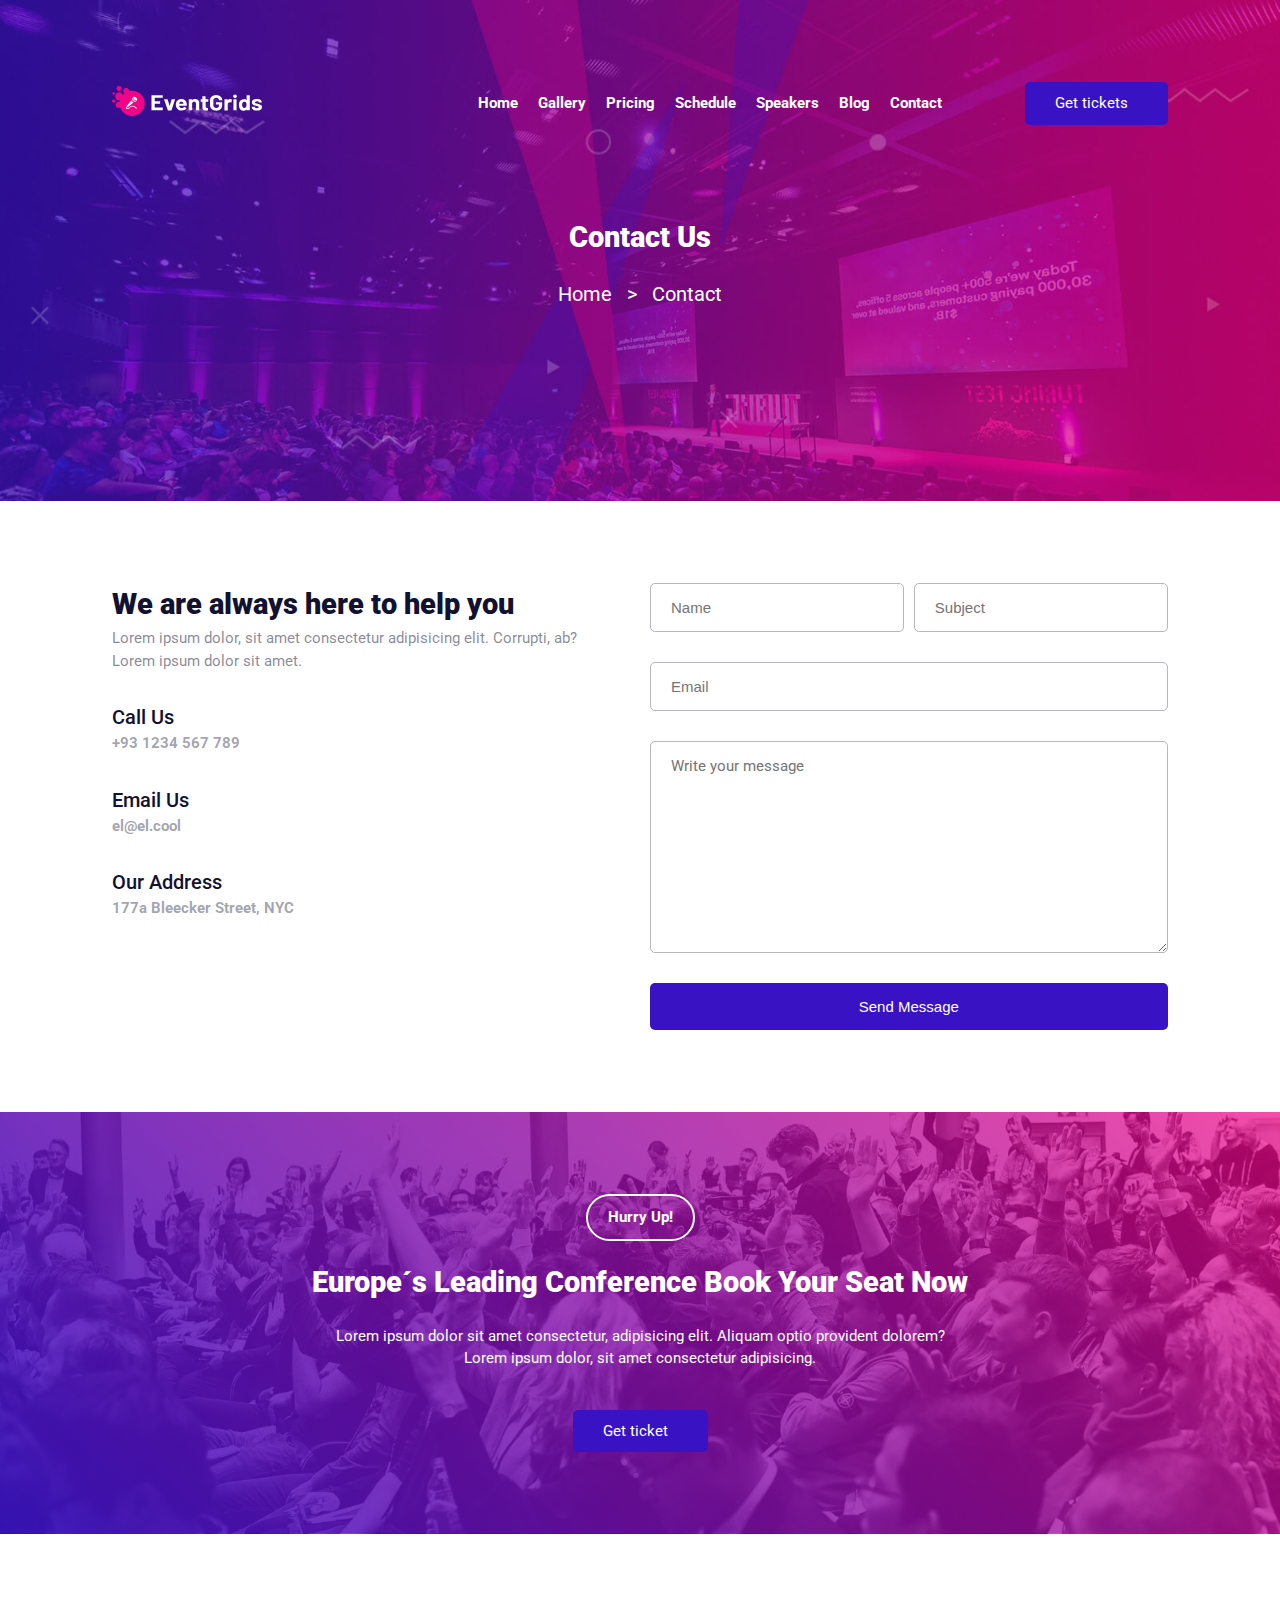
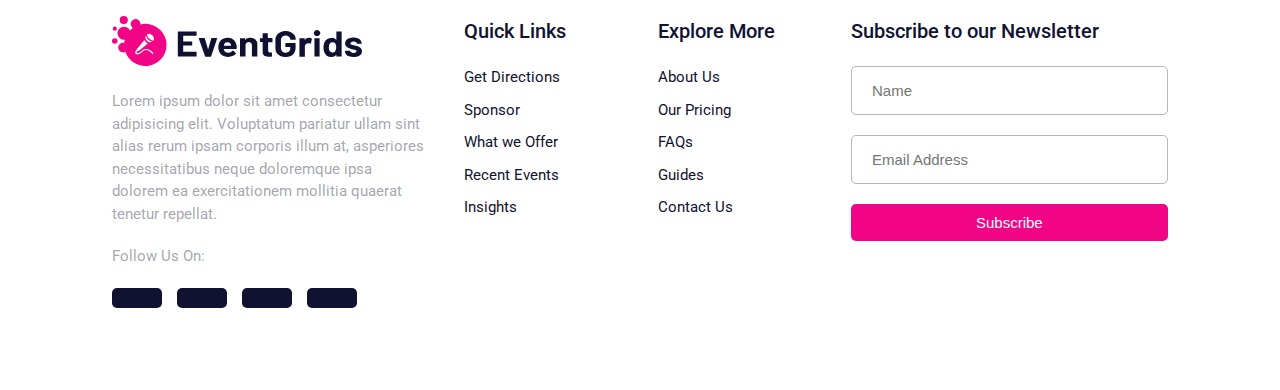
<file: contact.html>
<!DOCTYPE html>
<html lang="en">

<head>
  <meta charset="UTF-8">
  <meta http-equiv="X-UA-Compatible" content="IE=edge">
  <meta name="viewport" content="width=device-width, initial-scale=1.0">
  <title>EventGrid - Book Your Next Event</title>

  <link rel="shortcut icon" type="image/x-icon" href="images/favicon.svg" />

  <!-- Font Awesome -->
  <link rel="stylesheet" href="https://cdnjs.cloudflare.com/ajax/libs/font-awesome/6.1.1/css/all.min.css"
    integrity="sha512-KfkfwYDsLkIlwQp6LFnl8zNdLGxu9YAA1QvwINks4PhcElQSvqcyVLLD9aMhXd13uQjoXtEKNosOWaZqXgel0g=="
    crossorigin="anonymous" referrerpolicy="no-referrer" />

  <!-- Google Fonts -->
  <link rel="preconnect" href="https://fonts.googleapis.com" />
  <link rel="preconnect" href="https://fonts.gstatic.com" crossorigin />
  <link href="https://fonts.googleapis.com/css2?family=Roboto:wght@100;300;400;500;700;900&display=swap"
    rel="stylesheet" />

  <link rel="stylesheet" href="css/main-style.css">
  <title>Contact - EventGrids</title>
</head>

<body>
  <header class="header padd sec-flex">
    <nav class="header__nav">
      <a href="index.html" class="header__nav--logo">
        <img src="images/header/logo.svg" alt="Logo">
      </a>

      <div class="header__nav--hamburger">
        <div class="line-1"></div>
        <div class="line-2"></div>
      </div>

      <ul class="header__nav--links">
        <a href="index.html" class="header__nav--links__link">Home</a>
        <a href="gallery.html" class="header__nav--links__link" target="_blank">Gallery</a>
        <a href="pricing.html" class="header__nav--links__link" target="_blank">Pricing</a>
        <a href="schedule.html" class="header__nav--links__link" target="_blank">Schedule</a>
        <a href="speakers.html" class="header__nav--links__link" target="_blank">Speakers</a>
        <a href="blog.html" class="header__nav--links__link" target="_blank">Blog</a>
        <a href="contact.html" class="header__nav--links__link" target="_blank">Contact</a>
      </ul>

      <a href="pricing.html" class="header__nav--cta sec-link">Get tickets <i class="fa-solid fa-ticket"></i></a>
    </nav>

    <section class="header__redirect">
      <h2 class="header__redirect--title sec-title">Contact Us</h2>

      <div class="header__redirect--links">
        <a href="index.html" target="_blank">Home</a>
        <span>></span>
        <a href="#">Contact</a>
      </div>
    </section>
  </header>

  <section class="contact padd">
    <div class="contact__content">
      <div>
        <h2 class="contact__content--title sec-title">We are always here to help you</h2>
        <p class="contact__content--desc sec-para">
          Lorem ipsum dolor, sit amet consectetur adipisicing elit. Corrupti, ab?
          <span>Lorem ipsum dolor sit amet.</span>
        </p>
      </div>

      <div class="contact__content--call">
        <h2 class="contact__content--call__title sec-sub-title">Call Us</h2>
        <p class="contact__content--call__number sec-sub-para">+93 1234 567 789</p>
      </div>

      <div class="contact__content--email">
        <h2 class="contact__content--email__title sec-sub-title">Email Us</h2>
        <p class="contact__content--email__address sec-sub-para">el@el.cool</p>
      </div>

      <div class="contact__content--mail">
        <h2 class="contact__content--mail__title sec-sub-title">Our Address</h2>
        <p class="contact__content--mail__address sec-sub-para">177a Bleecker Street, NYC</p>
      </div>
    </div>

    <form class="contact__form">
      <fieldset>
        <input type="text" placeholder="Name">
        <input type="text" placeholder="Subject">
      </fieldset>

      <input type="email" placeholder="Email">

      <textarea name="message" cols="30" rows="10" placeholder="Write your message"></textarea>

      <input type="submit" value="Send Message">
    </form>
  </section>

  <section class="cta padd sec-flex">
    <h5 class="cta__mini-title pricing__container--plan__type">Hurry Up!</h5>
    <h2 class="cta__title sec-title">Europe´s Leading Conference <span>Book Your Seat Now</span>
    </h2>

    <p class="cta__desc sec-para">
      Lorem ipsum dolor sit amet consectetur, adipisicing elit. Aliquam optio provident dolorem?
      <span>Lorem ipsum dolor, sit amet consectetur adipisicing.</span>
    </p>

    <a href="#" class="cta__link sec-link header__nav--cta">
      Get ticket
      <i class="fa-solid fa-ticket"></i>
    </a>
  </section>

  <footer class="footer padd">
    <div class="footer__info">
      <figure class="footer__info--logo">
        <img src="images/footer/dark-logo.svg" alt="Logo">
      </figure>

      <p class="footer__info--desc sec-sub-para">Lorem ipsum dolor sit amet consectetur adipisicing elit. Voluptatum
        pariatur ullam sint alias rerum ipsam corporis illum at, asperiores necessitatibus neque doloremque ipsa
        dolorem ea exercitationem mollitia quaerat tenetur repellat.</p>

      <p class="footer__info--social sec-sub-para">Follow Us On:</p>

      <div class="footer__info--social-container">
        <i class="fa-brands fa-facebook-f"></i>
        <i class="fa-brands fa-twitter"></i>
        <i class="fa-brands fa-linkedin-in"></i>
        <i class="fa-brands fa-instagram"></i>
      </div>
    </div>

    <div class="footer__quick-links">
      <h3 class="footer__quick-links--title sec-sub-title">Quick Links</h3>
      <ul class="footer__quick-links--container">
        <li class="footer__quick-links--container__link"><a href="#">Get Directions</a></li>
        <li class="footer__quick-links--container__link"><a href="#">Sponsor</a></li>
        <li class="footer__quick-links--container__link"><a href="#">What we Offer</a></li>
        <li class="footer__quick-links--container__link"><a href="#">Recent Events</a></li>
        <li class="footer__quick-links--container__link"><a href="#">Insights</a></li>
      </ul>
    </div>

    <div class="footer__explore-more">
      <h3 class="footer__explore-more--title sec-sub-title">Explore More</h3>
      <ul class="footer__explore-more--container">
        <li class="footer__explore-more--container__link"><a href="#">About Us</a></li>
        <li class="footer__explore-more--container__link"><a href="#">Our Pricing</a></li>
        <li class="footer__explore-more--container__link"><a href="#">FAQs</a></li>
        <li class="footer__explore-more--container__link"><a href="#">Guides</a></li>
        <li class="footer__explore-more--container__link"><a href="#">Contact Us</a></li>
      </ul>
    </div>

    <div class="footer__newsletter">
      <h3 class="footer__newsletter--title sec-sub-title">Subscribe to our Newsletter</h3>

      <form class="footer__newsletter--form">
        <input type="text" placeholder="Name">
        <input type="email" placeholder="Email Address">
        <input class="sec-link" type="submit" value="Subscribe">
      </form>
    </div>
  </footer>

  <script src="js/app.js"></script>
</body>

</html>
</file>
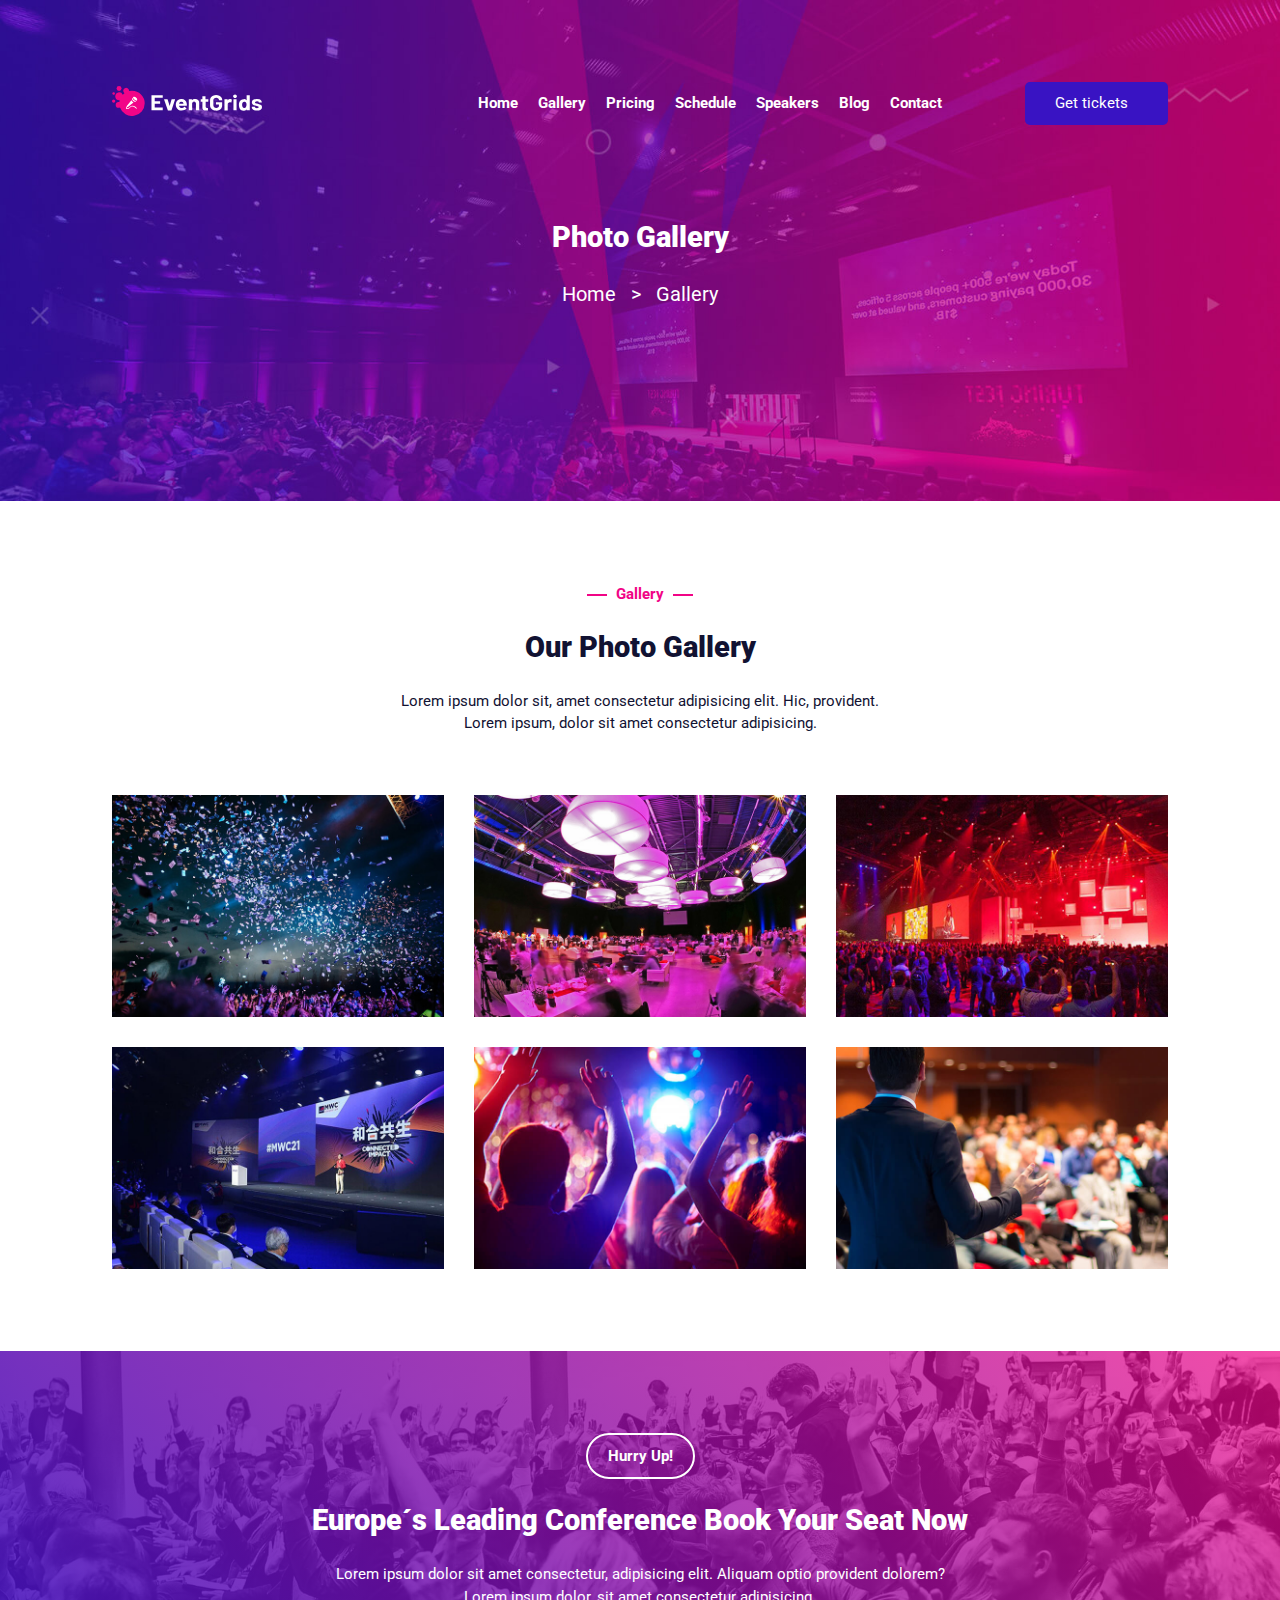
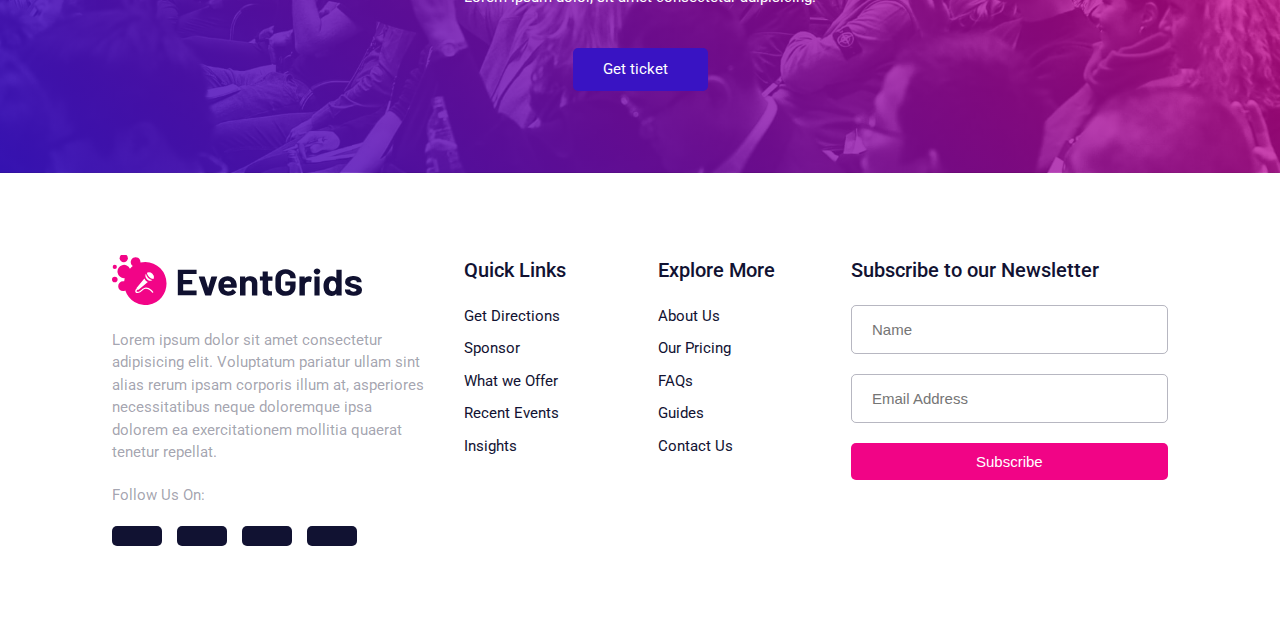
<file: gallery.html>
<!DOCTYPE html>
<html lang="en">

<head>
  <meta charset="UTF-8">
  <meta http-equiv="X-UA-Compatible" content="IE=edge">
  <meta name="viewport" content="width=device-width, initial-scale=1.0">
  <title>EventGrid - Book Your Next Event</title>

  <link rel="shortcut icon" type="image/x-icon" href="images/favicon.svg" />

  <!-- Font Awesome -->
  <link rel="stylesheet" href="https://cdnjs.cloudflare.com/ajax/libs/font-awesome/6.1.1/css/all.min.css"
    integrity="sha512-KfkfwYDsLkIlwQp6LFnl8zNdLGxu9YAA1QvwINks4PhcElQSvqcyVLLD9aMhXd13uQjoXtEKNosOWaZqXgel0g=="
    crossorigin="anonymous" referrerpolicy="no-referrer" />

  <!-- Google Fonts -->
  <link rel="preconnect" href="https://fonts.googleapis.com" />
  <link rel="preconnect" href="https://fonts.gstatic.com" crossorigin />
  <link href="https://fonts.googleapis.com/css2?family=Roboto:wght@100;300;400;500;700;900&display=swap"
    rel="stylesheet" />

  <link rel="stylesheet" href="css/main-style.css">
  <title>Gallery - EventGrids</title>
</head>

<body>
  <header class="header padd sec-flex">
    <nav class="header__nav">
      <a href="index.html" class="header__nav--logo">
        <img src="images/header/logo.svg" alt="Logo">
      </a>

      <div class="header__nav--hamburger">
        <div class="line-1"></div>
        <div class="line-2"></div>
      </div>

      <ul class="header__nav--links">
        <a href="index.html" class="header__nav--links__link">Home</a>
        <a href="gallery.html" class="header__nav--links__link" target="_blank">Gallery</a>
        <a href="pricing.html" class="header__nav--links__link" target="_blank">Pricing</a>
        <a href="schedule.html" class="header__nav--links__link" target="_blank">Schedule</a>
        <a href="speakers.html" class="header__nav--links__link" target="_blank">Speakers</a>
        <a href="blog.html" class="header__nav--links__link" target="_blank">Blog</a>
        <a href="contact.html" class="header__nav--links__link" target="_blank">Contact</a>
      </ul>

      <a href="pricing.html" class="header__nav--cta sec-link">Get tickets <i class="fa-solid fa-ticket"></i></a>
    </nav>

    <section class="header__redirect">
      <h2 class="header__redirect--title sec-title">Photo Gallery</h2>

      <div class="header__redirect--links">
        <a href="index.html" target="_blank">Home</a>
        <span>></span>
        <a href="#">Gallery</a>
      </div>
    </section>
  </header>

  <section class="gallery padd sec-flex">
    <h6 class="gallery__mini-title sec-mini-title">Gallery</h6>
    <h2 class="gallery__title sec-title">Our Photo Gallery</h2>
    <p class="gallery__desc sec-para">Lorem ipsum dolor sit, amet consectetur adipisicing elit. Hic, provident.
      <span>Lorem ipsum, dolor sit amet consectetur adipisicing.</span>
    </p>

    <div class="gallery__container responsive-grid">
      <figure class="gallery__container--img"><img src="images/gallery-page/gallery-img1.jpg" alt="Events Gallery Image"
          loading="lazy"></figure>
      <figure class="gallery__container--img"><img src="images/gallery-page/gallery-img2.jpg" alt="Events Gallery Image"
          loading="lazy"></figure>
      <figure class="gallery__container--img"><img src="images/gallery-page/gallery-img3.jpg" alt="Events Gallery Image"
          loading="lazy"></figure>
      <figure class="gallery__container--img"><img src="images/gallery-page/gallery-img4.jpg" alt="Events Gallery Image"
          loading="lazy"></figure>
      <figure class="gallery__container--img"><img src="images/gallery-page/gallery-img5.jpg" alt="Events Gallery Image"
          loading="lazy"></figure>
      <figure class="gallery__container--img"><img src="images/gallery-page/gallery-img6.jpg" alt="Events Gallery Image"
          loading="lazy"></figure>
    </div>
  </section>

  <section class="cta padd sec-flex">
    <h5 class="cta__mini-title pricing__container--plan__type">Hurry Up!</h5>
    <h2 class="cta__title sec-title">Europe´s Leading Conference <span>Book Your Seat Now</span>
    </h2>

    <p class="cta__desc sec-para">
      Lorem ipsum dolor sit amet consectetur, adipisicing elit. Aliquam optio provident dolorem?
      <span>Lorem ipsum dolor, sit amet consectetur adipisicing.</span>
    </p>

    <a href="#" class="cta__link sec-link header__nav--cta">
      Get ticket
      <i class="fa-solid fa-ticket"></i>
    </a>
  </section>

  <footer class="footer padd">
    <div class="footer__info">
      <figure class="footer__info--logo">
        <img src="images/footer/dark-logo.svg" alt="Logo">
      </figure>

      <p class="footer__info--desc sec-sub-para">Lorem ipsum dolor sit amet consectetur adipisicing elit. Voluptatum
        pariatur ullam sint alias rerum ipsam corporis illum at, asperiores necessitatibus neque doloremque ipsa
        dolorem ea exercitationem mollitia quaerat tenetur repellat.</p>

      <p class="footer__info--social sec-sub-para">Follow Us On:</p>

      <div class="footer__info--social-container">
        <i class="fa-brands fa-facebook-f"></i>
        <i class="fa-brands fa-twitter"></i>
        <i class="fa-brands fa-linkedin-in"></i>
        <i class="fa-brands fa-instagram"></i>
      </div>
    </div>

    <div class="footer__quick-links">
      <h3 class="footer__quick-links--title sec-sub-title">Quick Links</h3>
      <ul class="footer__quick-links--container">
        <li class="footer__quick-links--container__link"><a href="#">Get Directions</a></li>
        <li class="footer__quick-links--container__link"><a href="#">Sponsor</a></li>
        <li class="footer__quick-links--container__link"><a href="#">What we Offer</a></li>
        <li class="footer__quick-links--container__link"><a href="#">Recent Events</a></li>
        <li class="footer__quick-links--container__link"><a href="#">Insights</a></li>
      </ul>
    </div>

    <div class="footer__explore-more">
      <h3 class="footer__explore-more--title sec-sub-title">Explore More</h3>
      <ul class="footer__explore-more--container">
        <li class="footer__explore-more--container__link"><a href="#">About Us</a></li>
        <li class="footer__explore-more--container__link"><a href="#">Our Pricing</a></li>
        <li class="footer__explore-more--container__link"><a href="#">FAQs</a></li>
        <li class="footer__explore-more--container__link"><a href="#">Guides</a></li>
        <li class="footer__explore-more--container__link"><a href="#">Contact Us</a></li>
      </ul>
    </div>

    <div class="footer__newsletter">
      <h3 class="footer__newsletter--title sec-sub-title">Subscribe to our Newsletter</h3>

      <form class="footer__newsletter--form">
        <input type="text" placeholder="Name">
        <input type="email" placeholder="Email Address">
        <input class="sec-link" type="submit" value="Subscribe">
      </form>
    </div>
  </footer>

  <script src="js/app.js"></script>
</body>

</html>
</file>
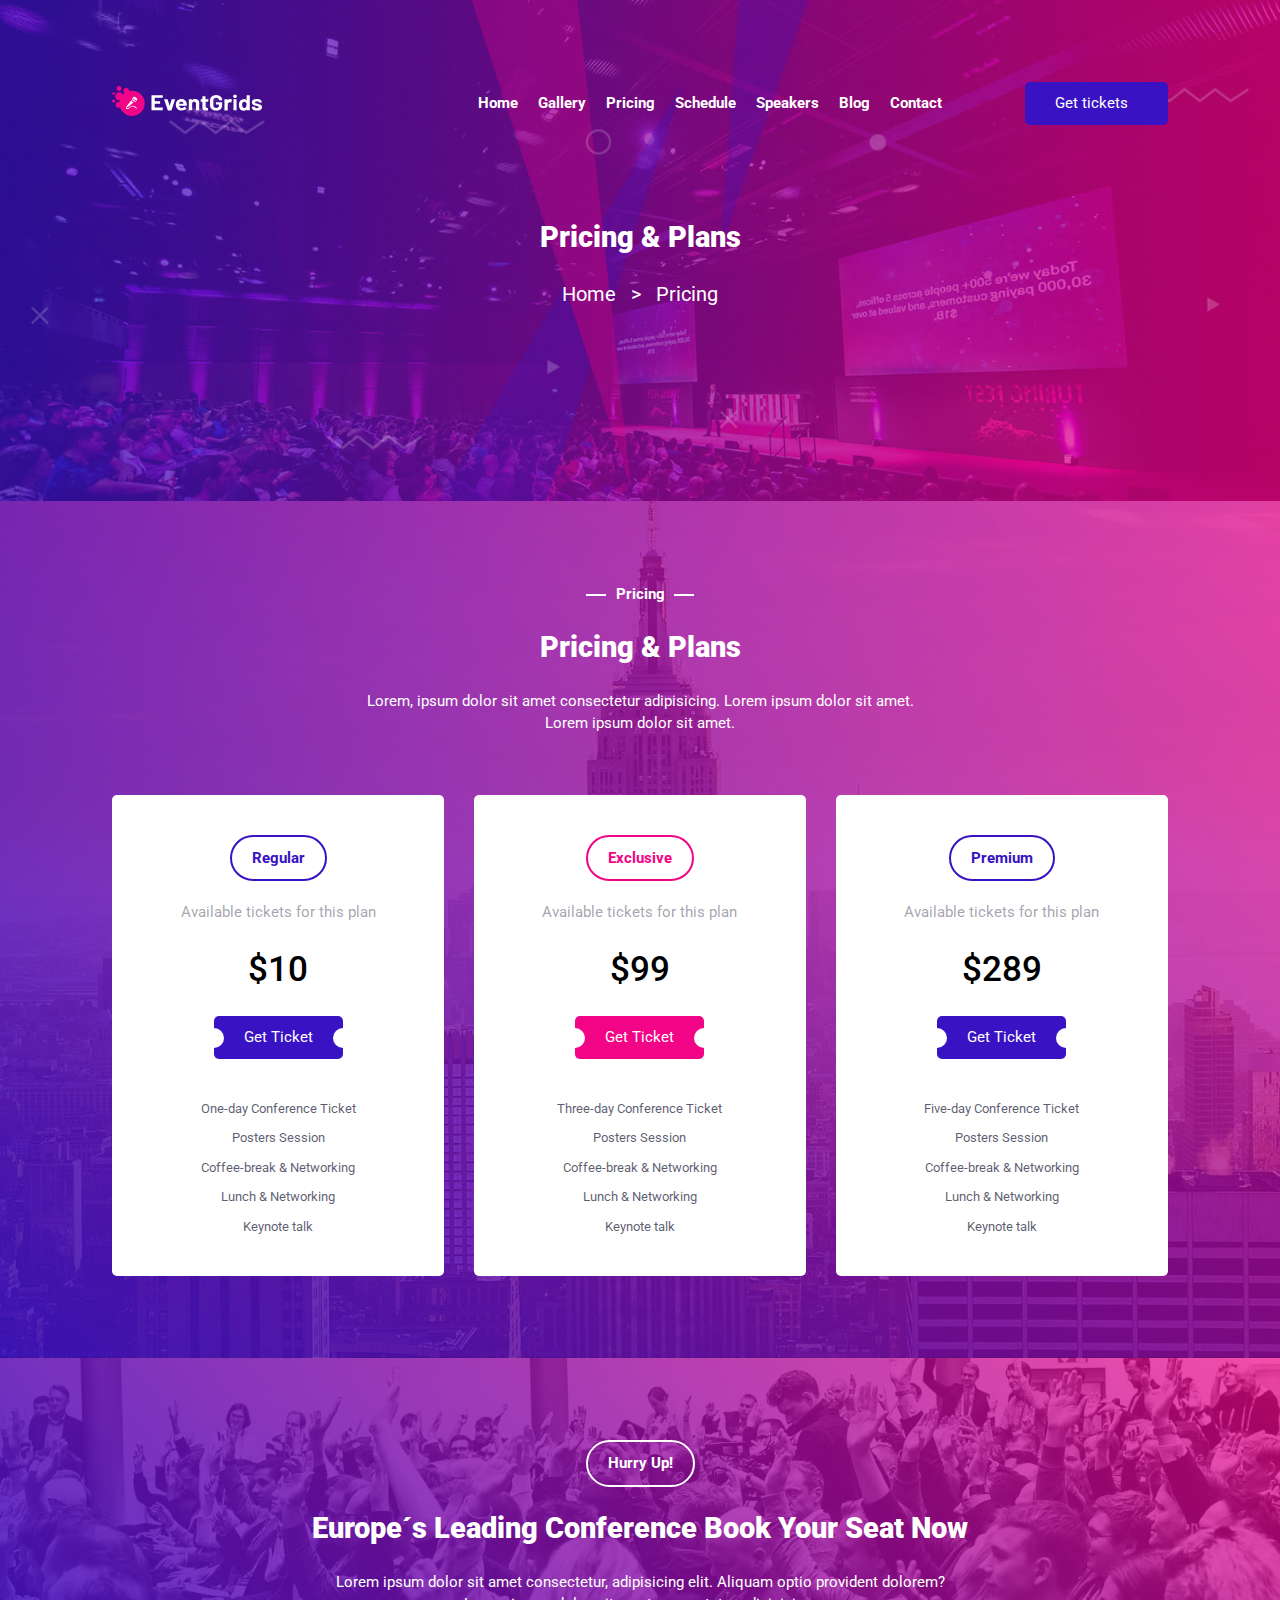
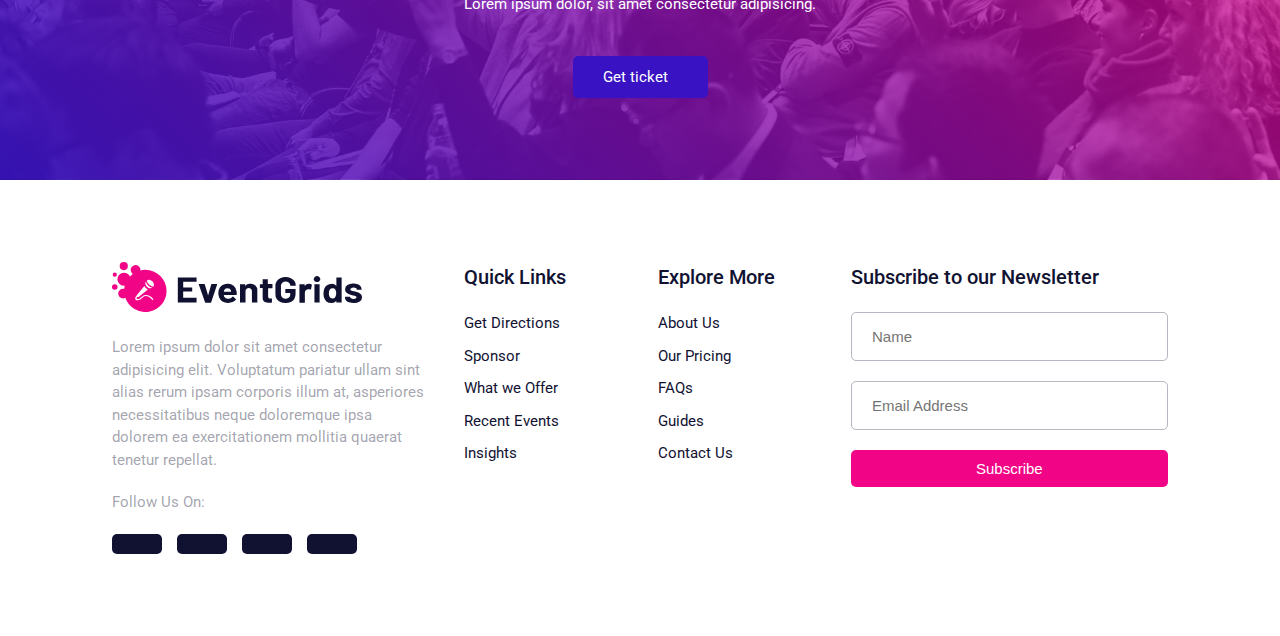
<file: pricing.html>
<!DOCTYPE html>
<html lang="en">

<head>
  <meta charset="UTF-8">
  <meta http-equiv="X-UA-Compatible" content="IE=edge">
  <meta name="viewport" content="width=device-width, initial-scale=1.0">
  <title>EventGrid - Book Your Next Event</title>

  <link rel="shortcut icon" type="image/x-icon" href="images/favicon.svg" />

  <!-- Font Awesome -->
  <link rel="stylesheet" href="https://cdnjs.cloudflare.com/ajax/libs/font-awesome/6.1.1/css/all.min.css"
    integrity="sha512-KfkfwYDsLkIlwQp6LFnl8zNdLGxu9YAA1QvwINks4PhcElQSvqcyVLLD9aMhXd13uQjoXtEKNosOWaZqXgel0g=="
    crossorigin="anonymous" referrerpolicy="no-referrer" />

  <!-- Google Fonts -->
  <link rel="preconnect" href="https://fonts.googleapis.com" />
  <link rel="preconnect" href="https://fonts.gstatic.com" crossorigin />
  <link href="https://fonts.googleapis.com/css2?family=Roboto:wght@100;300;400;500;700;900&display=swap"
    rel="stylesheet" />

  <link rel="stylesheet" href="css/main-style.css">
  <title>Pricing - EventGrids</title>
</head>

<body>
  <header class="header padd sec-flex">
    <nav class="header__nav">
      <a href="index.html" class="header__nav--logo">
        <img src="images/header/logo.svg" alt="Logo">
      </a>

      <div class="header__nav--hamburger">
        <div class="line-1"></div>
        <div class="line-2"></div>
      </div>

      <ul class="header__nav--links">
        <a href="index.html" class="header__nav--links__link">Home</a>
        <a href="gallery.html" class="header__nav--links__link" target="_blank">Gallery</a>
        <a href="pricing.html" class="header__nav--links__link" target="_blank">Pricing</a>
        <a href="schedule.html" class="header__nav--links__link" target="_blank">Schedule</a>
        <a href="speakers.html" class="header__nav--links__link" target="_blank">Speakers</a>
        <a href="blog.html" class="header__nav--links__link" target="_blank">Blog</a>
        <a href="contact.html" class="header__nav--links__link" target="_blank">Contact</a>
      </ul>

      <a href="pricing.html" class="header__nav--cta sec-link">Get tickets <i class="fa-solid fa-ticket"></i></a>
    </nav>

    <section class="header__redirect">
      <h2 class="header__redirect--title sec-title">Pricing & Plans</h2>

      <div class="header__redirect--links">
        <a href="index.html" target="_blank">Home</a>
        <span>></span>
        <a href="#">Pricing</a>
      </div>
    </section>
  </header>

  <section class="pricing padd sec-flex">
    <h6 class="pricing__mini-title sec-mini-title">Pricing</h6>
    <h2 class="pricing__title sec-title">Pricing & Plans</h2>
    <p class="pricing__desc sec-para">Lorem, ipsum dolor sit amet consectetur adipisicing. Lorem ipsum dolor sit amet.
      <span>Lorem ipsum dolor sit amet.</span>
    </p>

    <div class="pricing__container responsive-grid">
      <div class="pricing__container--plan">
        <h5 class="pricing__container--plan__type">Regular</h5>
        <p class="pricing__container--plan__ticket sec-sub-para">Available tickets for this plan</p>
        <h4 class="pricing__container--plan__price">$10</h4>
        <a href="#" class="pricing__container--plan__get-ticket sec-link">Get Ticket</a>

        <ul class="pricing__container--plan__features">
          <li>One-day Conference Ticket</li>
          <li>Posters Session</li>
          <li>Coffee-break & Networking</li>
          <li>Lunch & Networking</li>
          <li>Keynote talk</li>
        </ul>
      </div>

      <div class="pricing__container--plan">
        <h5 class="pricing__container--plan__type">Exclusive</h5>
        <p class="pricing__container--plan__ticket sec-sub-para">Available tickets for this plan</p>
        <h4 class="pricing__container--plan__price">$99</h4>
        <a href="#" class="pricing__container--plan__get-ticket sec-link">Get Ticket</a>

        <ul class="pricing__container--plan__features">
          <li>Three-day Conference Ticket</li>
          <li>Posters Session</li>
          <li>Coffee-break & Networking</li>
          <li>Lunch & Networking</li>
          <li>Keynote talk</li>
        </ul>
      </div>

      <div class="pricing__container--plan">
        <h5 class="pricing__container--plan__type">Premium</h5>
        <p class="pricing__container--plan__ticket sec-sub-para">Available tickets for this plan</p>
        <h4 class="pricing__container--plan__price">$289</h4>
        <a href="#" class="pricing__container--plan__get-ticket sec-link">Get Ticket</a>

        <ul class="pricing__container--plan__features">
          <li>Five-day Conference Ticket</li>
          <li>Posters Session</li>
          <li>Coffee-break & Networking</li>
          <li>Lunch & Networking</li>
          <li>Keynote talk</li>
        </ul>
      </div>
    </div>
  </section>

  <section class="cta padd sec-flex">
    <h5 class="cta__mini-title pricing__container--plan__type">Hurry Up!</h5>
    <h2 class="cta__title sec-title">Europe´s Leading Conference <span>Book Your Seat Now</span>
    </h2>

    <p class="cta__desc sec-para">
      Lorem ipsum dolor sit amet consectetur, adipisicing elit. Aliquam optio provident dolorem?
      <span>Lorem ipsum dolor, sit amet consectetur adipisicing.</span>
    </p>

    <a href="#" class="cta__link sec-link header__nav--cta">
      Get ticket
      <i class="fa-solid fa-ticket"></i>
    </a>
  </section>

  <footer class="footer padd">
    <div class="footer__info">
      <figure class="footer__info--logo">
        <img src="images/footer/dark-logo.svg" alt="Logo">
      </figure>

      <p class="footer__info--desc sec-sub-para">Lorem ipsum dolor sit amet consectetur adipisicing elit. Voluptatum
        pariatur ullam sint alias rerum ipsam corporis illum at, asperiores necessitatibus neque doloremque ipsa
        dolorem ea exercitationem mollitia quaerat tenetur repellat.</p>

      <p class="footer__info--social sec-sub-para">Follow Us On:</p>

      <div class="footer__info--social-container">
        <i class="fa-brands fa-facebook-f"></i>
        <i class="fa-brands fa-twitter"></i>
        <i class="fa-brands fa-linkedin-in"></i>
        <i class="fa-brands fa-instagram"></i>
      </div>
    </div>

    <div class="footer__quick-links">
      <h3 class="footer__quick-links--title sec-sub-title">Quick Links</h3>
      <ul class="footer__quick-links--container">
        <li class="footer__quick-links--container__link"><a href="#">Get Directions</a></li>
        <li class="footer__quick-links--container__link"><a href="#">Sponsor</a></li>
        <li class="footer__quick-links--container__link"><a href="#">What we Offer</a></li>
        <li class="footer__quick-links--container__link"><a href="#">Recent Events</a></li>
        <li class="footer__quick-links--container__link"><a href="#">Insights</a></li>
      </ul>
    </div>

    <div class="footer__explore-more">
      <h3 class="footer__explore-more--title sec-sub-title">Explore More</h3>
      <ul class="footer__explore-more--container">
        <li class="footer__explore-more--container__link"><a href="#">About Us</a></li>
        <li class="footer__explore-more--container__link"><a href="#">Our Pricing</a></li>
        <li class="footer__explore-more--container__link"><a href="#">FAQs</a></li>
        <li class="footer__explore-more--container__link"><a href="#">Guides</a></li>
        <li class="footer__explore-more--container__link"><a href="#">Contact Us</a></li>
      </ul>
    </div>

    <div class="footer__newsletter">
      <h3 class="footer__newsletter--title sec-sub-title">Subscribe to our Newsletter</h3>

      <form class="footer__newsletter--form">
        <input type="text" placeholder="Name">
        <input type="email" placeholder="Email Address">
        <input class="sec-link" type="submit" value="Subscribe">
      </form>
    </div>
  </footer>

  <script src="js/app.js"></script>
</body>

</html>
</file>
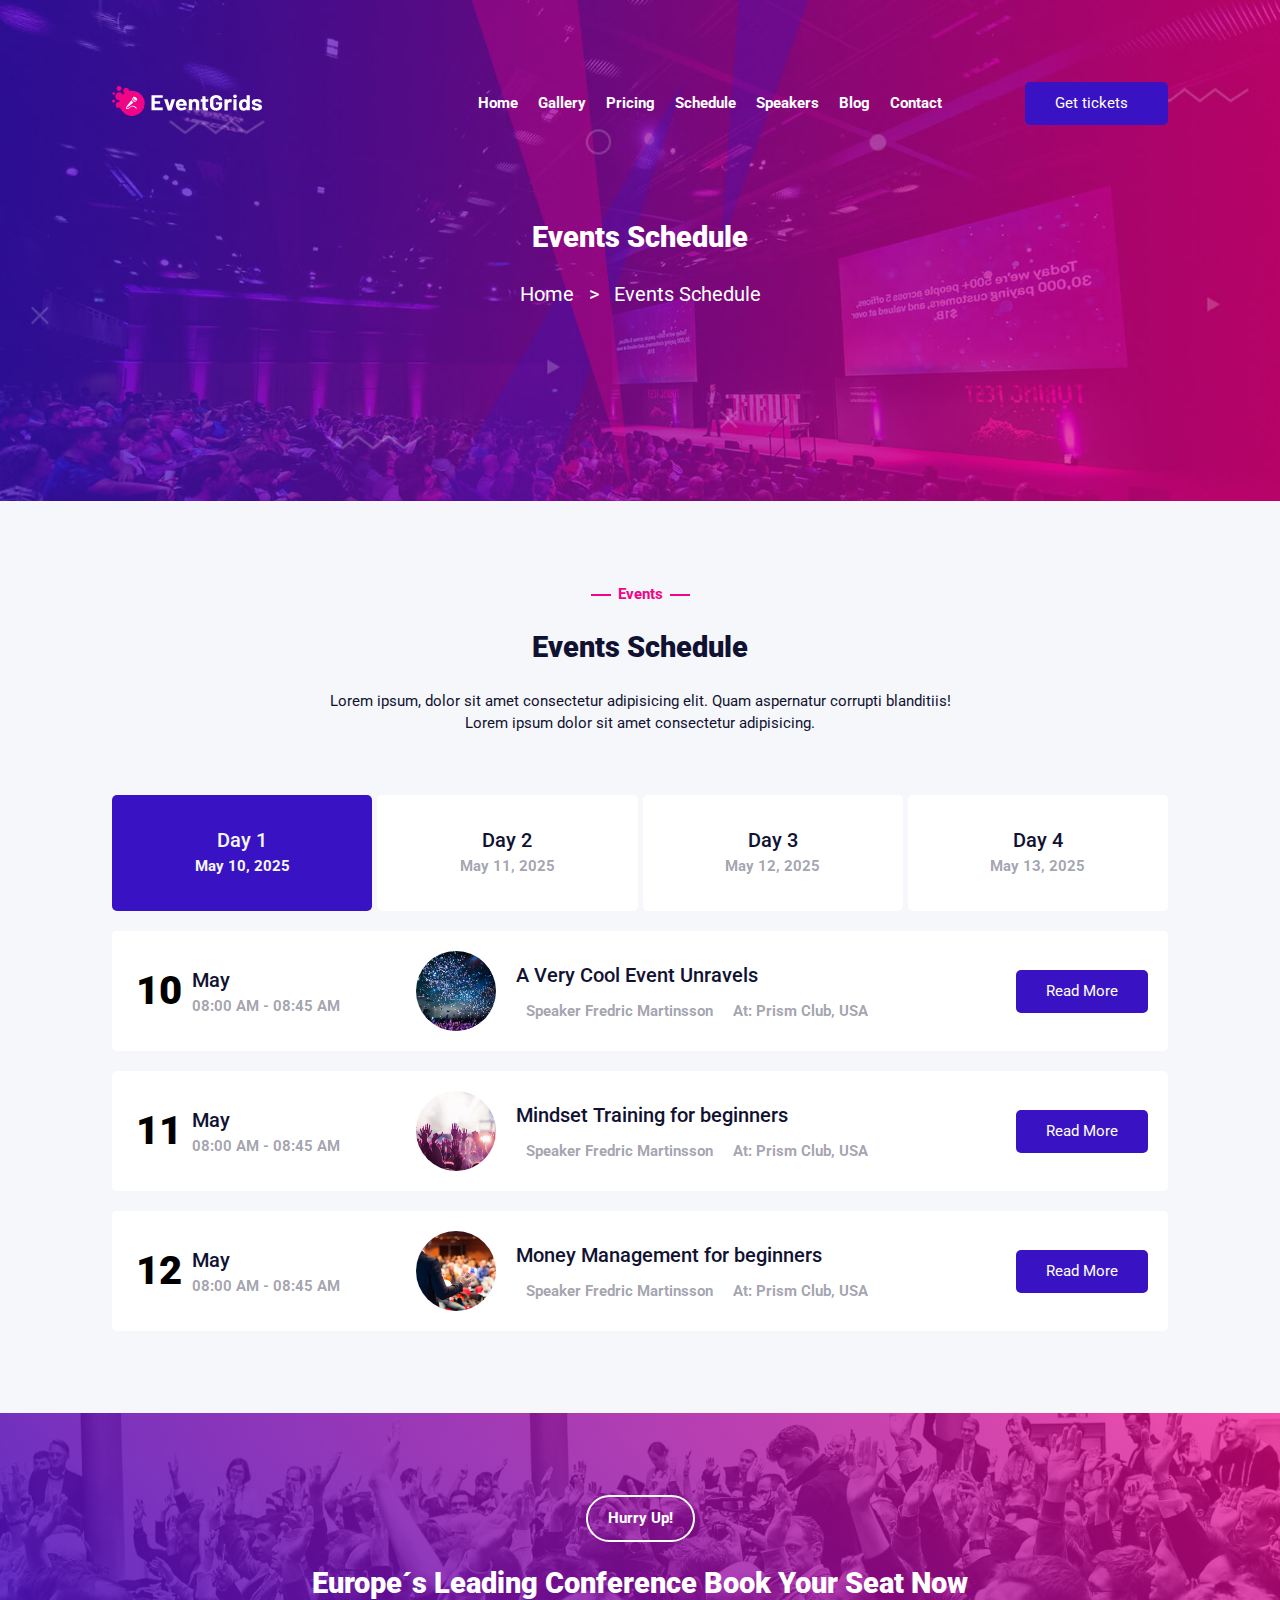
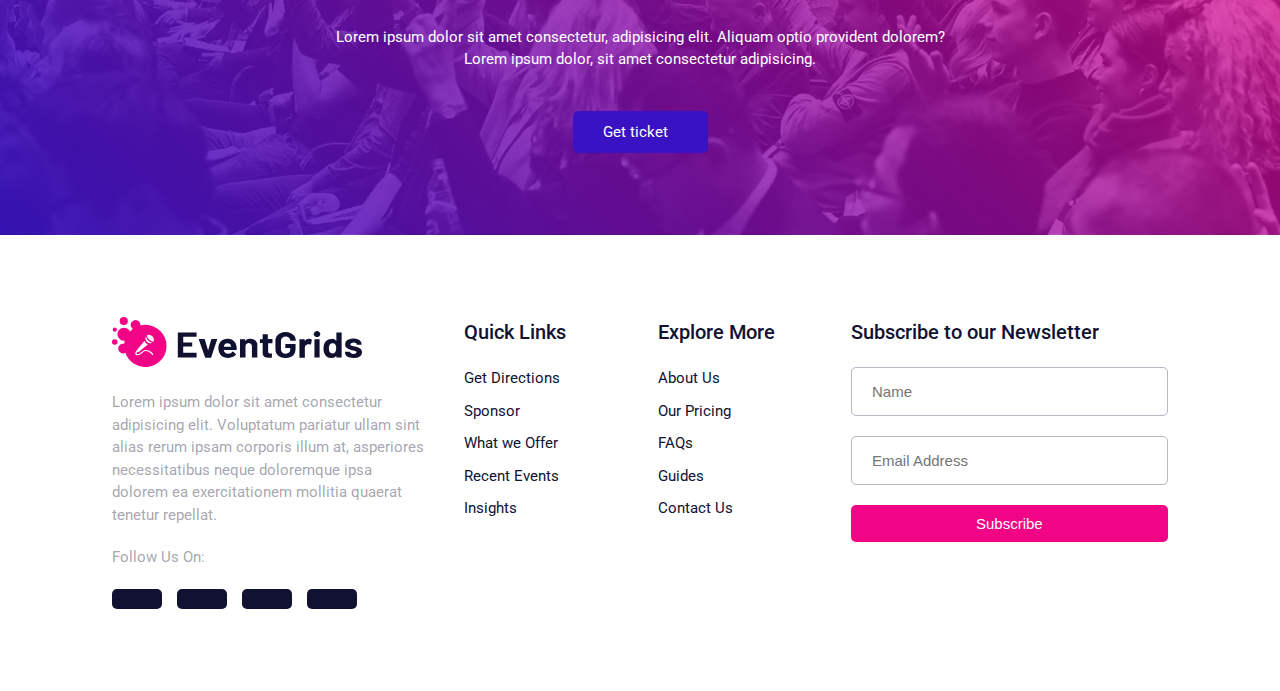
<file: schedule.html>
<!DOCTYPE html>
<html lang="en">

<head>
  <meta charset="UTF-8">
  <meta http-equiv="X-UA-Compatible" content="IE=edge">
  <meta name="viewport" content="width=device-width, initial-scale=1.0">
  <title>EventGrid - Book Your Next Event</title>

  <link rel="shortcut icon" type="image/x-icon" href="images/favicon.svg" />

  <!-- Font Awesome -->
  <link rel="stylesheet" href="https://cdnjs.cloudflare.com/ajax/libs/font-awesome/6.1.1/css/all.min.css"
    integrity="sha512-KfkfwYDsLkIlwQp6LFnl8zNdLGxu9YAA1QvwINks4PhcElQSvqcyVLLD9aMhXd13uQjoXtEKNosOWaZqXgel0g=="
    crossorigin="anonymous" referrerpolicy="no-referrer" />

  <!-- Google Fonts -->
  <link rel="preconnect" href="https://fonts.googleapis.com" />
  <link rel="preconnect" href="https://fonts.gstatic.com" crossorigin />
  <link href="https://fonts.googleapis.com/css2?family=Roboto:wght@100;300;400;500;700;900&display=swap"
    rel="stylesheet" />

  <link rel="stylesheet" href="css/main-style.css">
  <title>Schedule - EventGrids</title>
</head>

<body>
  <header class="header padd sec-flex">
    <nav class="header__nav">
      <a href="index.html" class="header__nav--logo">
        <img src="images/header/logo.svg" alt="Logo">
      </a>

      <div class="header__nav--hamburger">
        <div class="line-1"></div>
        <div class="line-2"></div>
      </div>

      <ul class="header__nav--links">
        <a href="index.html" class="header__nav--links__link">Home</a>
        <a href="gallery.html" class="header__nav--links__link" target="_blank">Gallery</a>
        <a href="pricing.html" class="header__nav--links__link" target="_blank">Pricing</a>
        <a href="schedule.html" class="header__nav--links__link" target="_blank">Schedule</a>
        <a href="speakers.html" class="header__nav--links__link" target="_blank">Speakers</a>
        <a href="blog.html" class="header__nav--links__link" target="_blank">Blog</a>
        <a href="contact.html" class="header__nav--links__link" target="_blank">Contact</a>
      </ul>

      <a href="pricing.html" class="header__nav--cta sec-link">Get tickets <i class="fa-solid fa-ticket"></i></a>
    </nav>

    <section class="header__redirect">
      <h2 class="header__redirect--title sec-title">Events Schedule</h2>

      <div class="header__redirect--links">
        <a href="index.html" target="_blank">Home</a>
        <span>></span>
        <a href="#">Events Schedule</a>
      </div>
    </section>
  </header>

  <section class="events padd sec-flex">
    <h6 class="events__mini-title sec-mini-title">Events</h6>
    <h2 class="events__title sec-title">Events Schedule</h2>
    <p class="events__desc sec-para">Lorem ipsum, dolor sit amet consectetur adipisicing elit. Quam aspernatur
      corrupti blanditiis! <span>Lorem ipsum dolor sit amet consectetur adipisicing.</span></p>

    <div class="events__days">
      <div class="events__days--day current">
        <p class="sec-sub-title">Day 1</p>
        <p class="sec-sub-para"> May 10, 2025</p>
      </div>

      <div class="events__days--day">
        <p class="sec-sub-title">Day 2</p>
        <p class="sec-sub-para"> May 11, 2025</p>
      </div>

      <div class="events__days--day">
        <p class="sec-sub-title">Day 3</p>
        <p class="sec-sub-para"> May 12, 2025</p>
      </div>

      <div class="events__days--day">
        <p class="sec-sub-title">Day 4</p>
        <p class="sec-sub-para"> May 13, 2025</p>
      </div>


    </div>

    <div class="events__timing">
      <div class="events__timing--event">
        <div class="events__timing--event__date-time">
          <p>10</p>

          <div>
            <p class="sec-sub-title">May</p>
            <p class="sec-sub-para">08:00 AM - 08:45 AM</p>
          </div>

        </div>

        <div class="events__timing--event__desc">
          <figure>
            <img src="images/events/event-1.jpg" alt="Event Image">
          </figure>

          <div>
            <p class="sec-sub-title">
              A Very Cool Event Unravels
            </p>

            <p>
              <i class="fa-solid fa-user"></i>
              <span class="sec-sub-para">Speaker Fredric Martinsson</span>
              <i class="fa-solid fa-location-dot"></i>
              <span class="sec-sub-para">At: Prism Club, USA</span>
            </p>
          </div>
        </div>

        <a href="#" class="events__timing--event__link sec-link">Read More</a>

      </div>

      <div class="events__timing--event">
        <div class="events__timing--event__date-time">
          <p>11</p>

          <div>
            <p class="sec-sub-title">May</p>
            <p class="sec-sub-para">08:00 AM - 08:45 AM</p>
          </div>

        </div>

        <div class="events__timing--event__desc">
          <figure>
            <img src="images/events/event-2.jpg" alt="Event Image">
          </figure>

          <div>
            <p class="sec-sub-title">
              Mindset Training for beginners
            </p>

            <p>
              <i class="fa-solid fa-user"></i>
              <span class="sec-sub-para">Speaker Fredric Martinsson</span>
              <i class="fa-solid fa-location-dot"></i>
              <span class="sec-sub-para">At: Prism Club, USA</span>
            </p>
          </div>
        </div>

        <a href="#" class="events__timing--event__link sec-link">Read More</a>

      </div>

      <div class="events__timing--event">
        <div class="events__timing--event__date-time">
          <p>12</p>

          <div>
            <p class="sec-sub-title">May</p>
            <p class="sec-sub-para">08:00 AM - 08:45 AM</p>
          </div>

        </div>

        <div class="events__timing--event__desc">
          <figure>
            <img src="images/events/event-3.jpg" alt="Event Image">
          </figure>

          <div>
            <p class="sec-sub-title">
              Money Management for beginners
            </p>

            <p>
              <i class="fa-solid fa-user"></i>
              <span class="sec-sub-para">Speaker Fredric Martinsson</span>
              <i class="fa-solid fa-location-dot"></i>
              <span class="sec-sub-para">At: Prism Club, USA</span>
            </p>
          </div>
        </div>

        <a href="#" class="events__timing--event__link sec-link">Read More</a>

      </div>
    </div>

  </section>

  <section class="cta padd sec-flex">
    <h5 class="cta__mini-title pricing__container--plan__type">Hurry Up!</h5>
    <h2 class="cta__title sec-title">Europe´s Leading Conference <span>Book Your Seat Now</span>
    </h2>

    <p class="cta__desc sec-para">
      Lorem ipsum dolor sit amet consectetur, adipisicing elit. Aliquam optio provident dolorem?
      <span>Lorem ipsum dolor, sit amet consectetur adipisicing.</span>
    </p>

    <a href="#" class="cta__link sec-link header__nav--cta">
      Get ticket
      <i class="fa-solid fa-ticket"></i>
    </a>
  </section>

  <footer class="footer padd">
    <div class="footer__info">
      <figure class="footer__info--logo">
        <img src="images/footer/dark-logo.svg" alt="Logo">
      </figure>

      <p class="footer__info--desc sec-sub-para">Lorem ipsum dolor sit amet consectetur adipisicing elit. Voluptatum
        pariatur ullam sint alias rerum ipsam corporis illum at, asperiores necessitatibus neque doloremque ipsa
        dolorem ea exercitationem mollitia quaerat tenetur repellat.</p>

      <p class="footer__info--social sec-sub-para">Follow Us On:</p>

      <div class="footer__info--social-container">
        <i class="fa-brands fa-facebook-f"></i>
        <i class="fa-brands fa-twitter"></i>
        <i class="fa-brands fa-linkedin-in"></i>
        <i class="fa-brands fa-instagram"></i>
      </div>
    </div>

    <div class="footer__quick-links">
      <h3 class="footer__quick-links--title sec-sub-title">Quick Links</h3>
      <ul class="footer__quick-links--container">
        <li class="footer__quick-links--container__link"><a href="#">Get Directions</a></li>
        <li class="footer__quick-links--container__link"><a href="#">Sponsor</a></li>
        <li class="footer__quick-links--container__link"><a href="#">What we Offer</a></li>
        <li class="footer__quick-links--container__link"><a href="#">Recent Events</a></li>
        <li class="footer__quick-links--container__link"><a href="#">Insights</a></li>
      </ul>
    </div>

    <div class="footer__explore-more">
      <h3 class="footer__explore-more--title sec-sub-title">Explore More</h3>
      <ul class="footer__explore-more--container">
        <li class="footer__explore-more--container__link"><a href="#">About Us</a></li>
        <li class="footer__explore-more--container__link"><a href="#">Our Pricing</a></li>
        <li class="footer__explore-more--container__link"><a href="#">FAQs</a></li>
        <li class="footer__explore-more--container__link"><a href="#">Guides</a></li>
        <li class="footer__explore-more--container__link"><a href="#">Contact Us</a></li>
      </ul>
    </div>

    <div class="footer__newsletter">
      <h3 class="footer__newsletter--title sec-sub-title">Subscribe to our Newsletter</h3>

      <form class="footer__newsletter--form">
        <input type="text" placeholder="Name">
        <input type="email" placeholder="Email Address">
        <input class="sec-link" type="submit" value="Subscribe">
      </form>
    </div>
  </footer>

  <script src="js/app.js"></script>
</body>

</html>
</file>
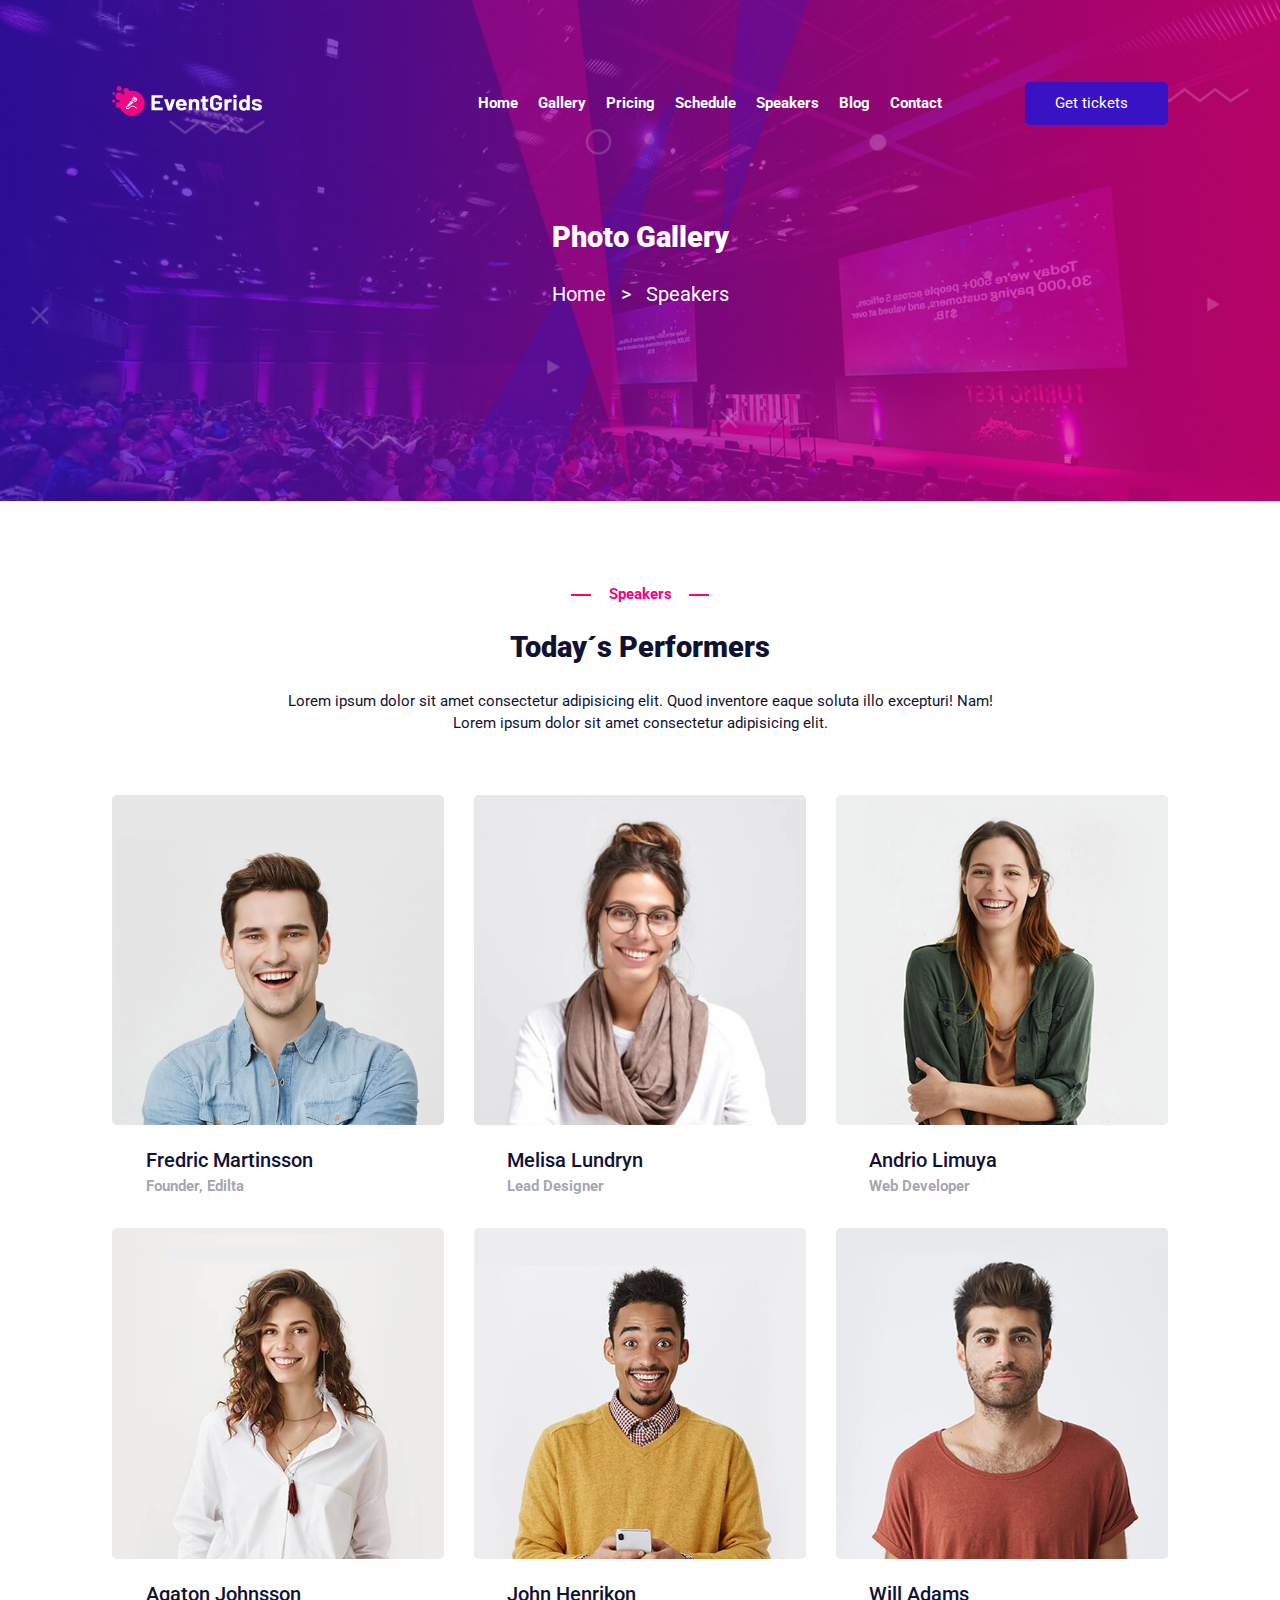
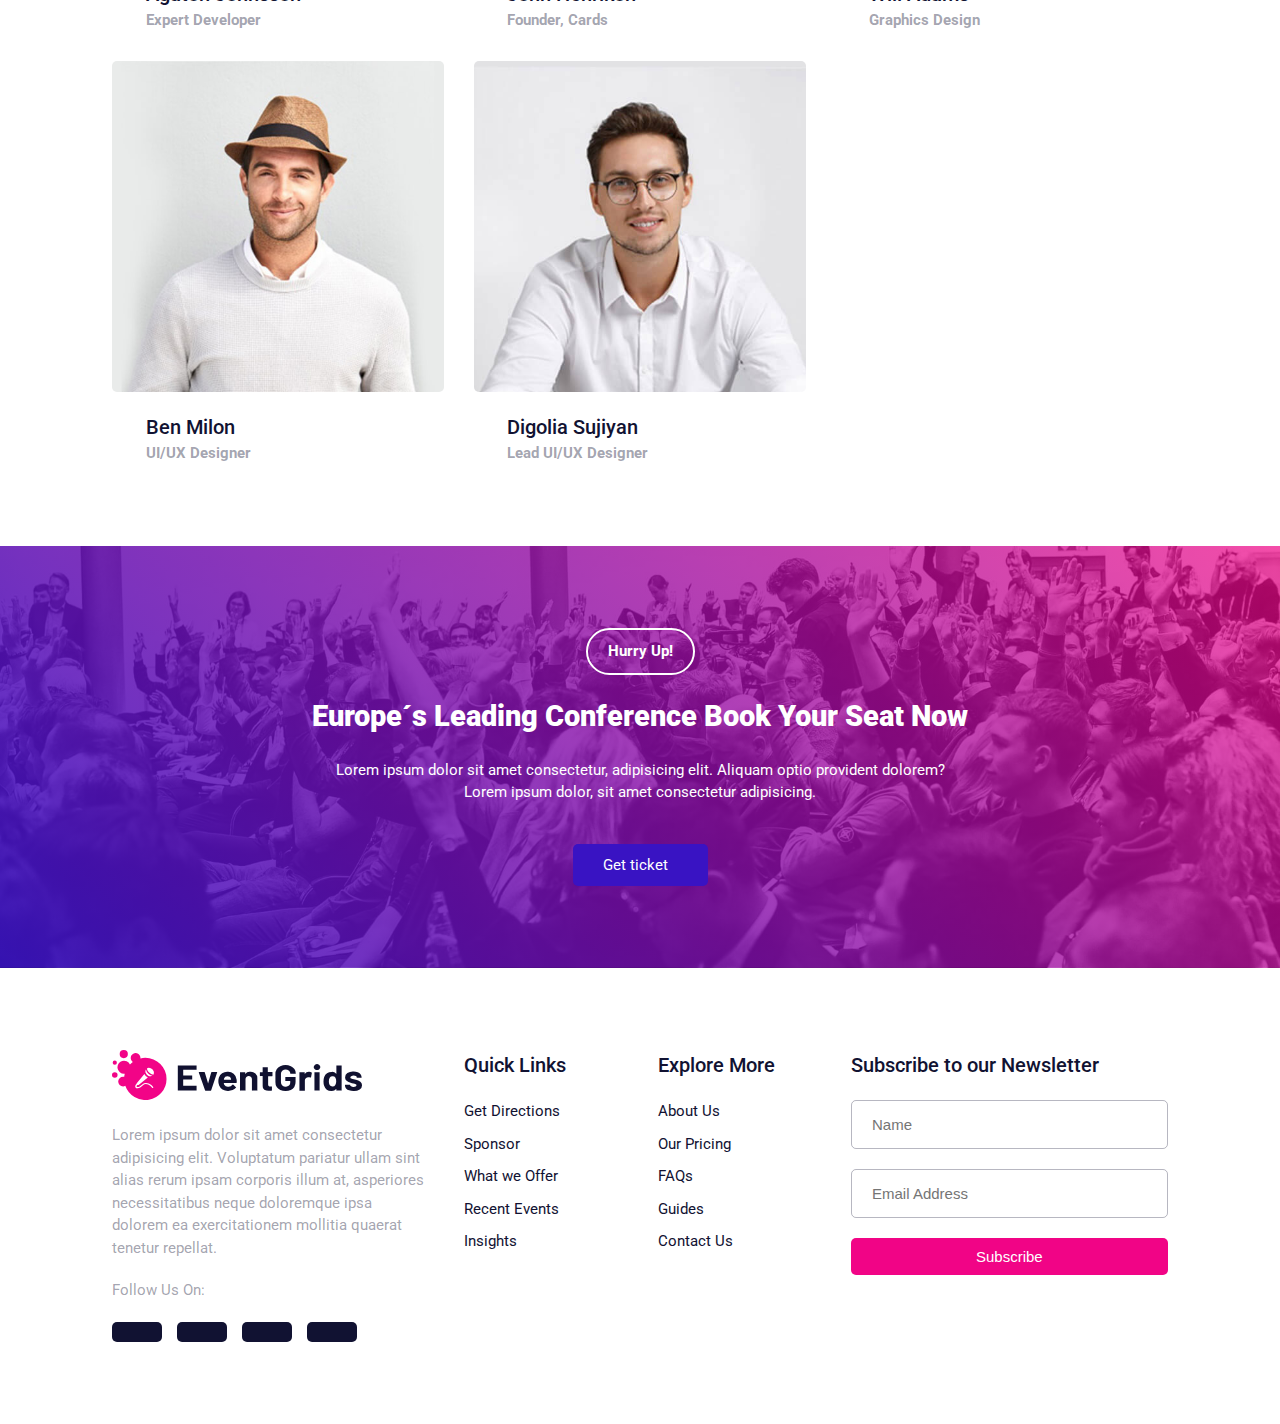
<file: speakers.html>
<!DOCTYPE html>
<html lang="en">

<head>
  <meta charset="UTF-8">
  <meta http-equiv="X-UA-Compatible" content="IE=edge">
  <meta name="viewport" content="width=device-width, initial-scale=1.0">
  <title>EventGrid - Book Your Next Event</title>

  <link rel="shortcut icon" type="image/x-icon" href="images/favicon.svg" />

  <!-- Font Awesome -->
  <link rel="stylesheet" href="https://cdnjs.cloudflare.com/ajax/libs/font-awesome/6.1.1/css/all.min.css"
    integrity="sha512-KfkfwYDsLkIlwQp6LFnl8zNdLGxu9YAA1QvwINks4PhcElQSvqcyVLLD9aMhXd13uQjoXtEKNosOWaZqXgel0g=="
    crossorigin="anonymous" referrerpolicy="no-referrer" />

  <!-- Google Fonts -->
  <link rel="preconnect" href="https://fonts.googleapis.com" />
  <link rel="preconnect" href="https://fonts.gstatic.com" crossorigin />
  <link href="https://fonts.googleapis.com/css2?family=Roboto:wght@100;300;400;500;700;900&display=swap"
    rel="stylesheet" />

  <link rel="stylesheet" href="css/main-style.css">
  <title>Speakers - EventGrids</title>
</head>

<body>
  <header class="header padd sec-flex">
    <nav class="header__nav">
      <a href="index.html" class="header__nav--logo">
        <img src="images/header/logo.svg" alt="Logo">
      </a>

      <div class="header__nav--hamburger">
        <div class="line-1"></div>
        <div class="line-2"></div>
      </div>

      <ul class="header__nav--links">
        <a href="index.html" class="header__nav--links__link">Home</a>
        <a href="gallery.html" class="header__nav--links__link" target="_blank">Gallery</a>
        <a href="pricing.html" class="header__nav--links__link" target="_blank">Pricing</a>
        <a href="schedule.html" class="header__nav--links__link" target="_blank">Schedule</a>
        <a href="speakers.html" class="header__nav--links__link" target="_blank">Speakers</a>
        <a href="blog.html" class="header__nav--links__link" target="_blank">Blog</a>
        <a href="contact.html" class="header__nav--links__link" target="_blank">Contact</a>
      </ul>

      <a href="pricing.html" class="header__nav--cta sec-link">Get tickets <i class="fa-solid fa-ticket"></i></a>
    </nav>

    <section class="header__redirect">
      <h2 class="header__redirect--title sec-title">Photo Gallery</h2>

      <div class="header__redirect--links">
        <a href="index.html" target="_blank">Home</a>
        <span>></span>
        <a href="speakers.html">Speakers</a>
      </div>
    </section>
  </header>

  <section class="speakers padd sec-flex">
    <h6 class="speakers__mini-title sec-mini-title">Speakers</h6>
    <h2 class="speakers__title sec-title">Today´s Performers</h2>
    <p class="speakers__desc sec-para">Lorem ipsum dolor sit amet consectetur adipisicing elit. Quod inventore eaque
      soluta illo excepturi! Nam!
      <span>Lorem ipsum dolor sit amet consectetur adipisicing elit.</span>
    </p>

    <div class="speakers__container responsive-grid">
      <div class="speakers__container--speaker">
        <figure class="speakers__container--speaker__img">
          <img src="images/speakers/speaker-1.jpg" alt="Event Performer" loading="lazy">
        </figure>

        <h3 class="speakers__container--speaker__name sec-sub-title">Fredric Martinsson</h3>
        <p class="speakers__container--speaker__role sec-sub-para">Founder, Edilta</p>

        <div class="speakers__container--speaker__social">
          <i class="fa-brands fa-facebook-f"></i>
          <i class="fa-brands fa-twitter"></i>
          <i class="fa-brands fa-linkedin-in"></i>
          <i class="fa-brands fa-instagram"></i>
        </div>

      </div>

      <div class="speakers__container--speaker">
        <figure class="speakers__container--speaker__img">
          <img src="images/speakers/speaker-2.jpg" alt="Event Performer" loading="lazy">
        </figure>

        <h3 class="speakers__container--speaker__name sec-sub-title">Melisa Lundryn</h3>
        <p class="speakers__container--speaker__role sec-sub-para">Lead Designer</p>

        <div class="speakers__container--speaker__social">
          <i class="fa-brands fa-facebook-f"></i>
          <i class="fa-brands fa-twitter"></i>
          <i class="fa-brands fa-linkedin-in"></i>
          <i class="fa-brands fa-instagram"></i>
        </div>

      </div>

      <div class="speakers__container--speaker">
        <figure class="speakers__container--speaker__img">
          <img src="images/speakers/speaker-3.jpg" alt="Event Performer" loading="lazy">
        </figure>

        <h3 class="speakers__container--speaker__name sec-sub-title">Andrio Limuya</h3>
        <p class="speakers__container--speaker__role sec-sub-para">Web Developer</p>

        <div class="speakers__container--speaker__social">
          <i class="fa-brands fa-facebook-f"></i>
          <i class="fa-brands fa-twitter"></i>
          <i class="fa-brands fa-linkedin-in"></i>
          <i class="fa-brands fa-instagram"></i>
        </div>

      </div>

      <div class="speakers__container--speaker">
        <figure class="speakers__container--speaker__img">
          <img src="images/speakers/speaker-4.jpg" alt="Event Performer" loading="lazy">
        </figure>

        <h3 class="speakers__container--speaker__name sec-sub-title">Agaton Johnsson</h3>
        <p class="speakers__container--speaker__role sec-sub-para">Expert Developer</p>

        <div class="speakers__container--speaker__social">
          <i class="fa-brands fa-facebook-f"></i>
          <i class="fa-brands fa-twitter"></i>
          <i class="fa-brands fa-linkedin-in"></i>
          <i class="fa-brands fa-instagram"></i>
        </div>

      </div>

      <div class="speakers__container--speaker">
        <figure class="speakers__container--speaker__img">
          <img src="images/speakers/speaker-5.jpg" alt="Event Performer" loading="lazy">
        </figure>

        <h3 class="speakers__container--speaker__name sec-sub-title">John Henrikon</h3>
        <p class="speakers__container--speaker__role sec-sub-para">Founder, Cards</p>

        <div class="speakers__container--speaker__social">
          <i class="fa-brands fa-facebook-f"></i>
          <i class="fa-brands fa-twitter"></i>
          <i class="fa-brands fa-linkedin-in"></i>
          <i class="fa-brands fa-instagram"></i>
        </div>

      </div>

      <div class="speakers__container--speaker">
        <figure class="speakers__container--speaker__img">
          <img src="images/speakers/speaker-6.jpg" alt="Event Performer" loading="lazy">
        </figure>

        <h3 class="speakers__container--speaker__name sec-sub-title">Will Adams</h3>
        <p class="speakers__container--speaker__role sec-sub-para">Graphics Design</p>

        <div class="speakers__container--speaker__social">
          <i class="fa-brands fa-facebook-f"></i>
          <i class="fa-brands fa-twitter"></i>
          <i class="fa-brands fa-linkedin-in"></i>
          <i class="fa-brands fa-instagram"></i>
        </div>

      </div>

      <div class="speakers__container--speaker">
        <figure class="speakers__container--speaker__img">
          <img src="images/speakers/speaker-7.jpg" alt="Event Performer" loading="lazy">
        </figure>

        <h3 class="speakers__container--speaker__name sec-sub-title">Ben Milon</h3>
        <p class="speakers__container--speaker__role sec-sub-para">UI/UX Designer</p>

        <div class="speakers__container--speaker__social">
          <i class="fa-brands fa-facebook-f"></i>
          <i class="fa-brands fa-twitter"></i>
          <i class="fa-brands fa-linkedin-in"></i>
          <i class="fa-brands fa-instagram"></i>
        </div>

      </div>

      <div class="speakers__container--speaker">
        <figure class="speakers__container--speaker__img">
          <img src="images/speakers/speaker-8.jpg" alt="Event Performer" loading="lazy">
        </figure>

        <h3 class="speakers__container--speaker__name sec-sub-title">Digolia Sujiyan</h3>
        <p class="speakers__container--speaker__role sec-sub-para">Lead UI/UX Designer</p>

        <div class="speakers__container--speaker__social">
          <i class="fa-brands fa-facebook-f"></i>
          <i class="fa-brands fa-twitter"></i>
          <i class="fa-brands fa-linkedin-in"></i>
          <i class="fa-brands fa-instagram"></i>
        </div>

      </div>

    </div>
  </section>

  <section class="cta padd sec-flex">
    <h5 class="cta__mini-title pricing__container--plan__type">Hurry Up!</h5>
    <h2 class="cta__title sec-title">Europe´s Leading Conference <span>Book Your Seat Now</span>
    </h2>

    <p class="cta__desc sec-para">
      Lorem ipsum dolor sit amet consectetur, adipisicing elit. Aliquam optio provident dolorem?
      <span>Lorem ipsum dolor, sit amet consectetur adipisicing.</span>
    </p>

    <a href="#" class="cta__link sec-link header__nav--cta">
      Get ticket
      <i class="fa-solid fa-ticket"></i>
    </a>
  </section>

  <footer class="footer padd">
    <div class="footer__info">
      <figure class="footer__info--logo">
        <img src="images/footer/dark-logo.svg" alt="Logo">
      </figure>

      <p class="footer__info--desc sec-sub-para">Lorem ipsum dolor sit amet consectetur adipisicing elit. Voluptatum
        pariatur ullam sint alias rerum ipsam corporis illum at, asperiores necessitatibus neque doloremque ipsa
        dolorem ea exercitationem mollitia quaerat tenetur repellat.</p>

      <p class="footer__info--social sec-sub-para">Follow Us On:</p>

      <div class="footer__info--social-container">
        <i class="fa-brands fa-facebook-f"></i>
        <i class="fa-brands fa-twitter"></i>
        <i class="fa-brands fa-linkedin-in"></i>
        <i class="fa-brands fa-instagram"></i>
      </div>
    </div>

    <div class="footer__quick-links">
      <h3 class="footer__quick-links--title sec-sub-title">Quick Links</h3>
      <ul class="footer__quick-links--container">
        <li class="footer__quick-links--container__link"><a href="#">Get Directions</a></li>
        <li class="footer__quick-links--container__link"><a href="#">Sponsor</a></li>
        <li class="footer__quick-links--container__link"><a href="#">What we Offer</a></li>
        <li class="footer__quick-links--container__link"><a href="#">Recent Events</a></li>
        <li class="footer__quick-links--container__link"><a href="#">Insights</a></li>
      </ul>
    </div>

    <div class="footer__explore-more">
      <h3 class="footer__explore-more--title sec-sub-title">Explore More</h3>
      <ul class="footer__explore-more--container">
        <li class="footer__explore-more--container__link"><a href="#">About Us</a></li>
        <li class="footer__explore-more--container__link"><a href="#">Our Pricing</a></li>
        <li class="footer__explore-more--container__link"><a href="#">FAQs</a></li>
        <li class="footer__explore-more--container__link"><a href="#">Guides</a></li>
        <li class="footer__explore-more--container__link"><a href="#">Contact Us</a></li>
      </ul>
    </div>

    <div class="footer__newsletter">
      <h3 class="footer__newsletter--title sec-sub-title">Subscribe to our Newsletter</h3>

      <form class="footer__newsletter--form">
        <input type="text" placeholder="Name">
        <input type="email" placeholder="Email Address">
        <input class="sec-link" type="submit" value="Subscribe">
      </form>
    </div>
  </footer>

  <script src="js/app.js"></script>
</body>

</html>
</file>
<file: css/main-style.css>
*,
*::before,
*::after {
  padding: 0;
  margin: 0;
  box-sizing: border-box;
}

:root {
  font-size: 62.5%;
}

body {
  font-family: "Roboto", sans-serif;
  line-height: 1.5;
}

a, input[type=submit] {
  text-decoration: none;
  border-radius: 0.5rem;
  -webkit-border-radius: 0.5rem;
  -moz-border-radius: 0.5rem;
  -ms-border-radius: 0.5rem;
  -o-border-radius: 0.5rem;
  transition: all 0.2s ease-in-out;
  -webkit-transition: all 0.2s ease-in-out;
  -moz-transition: all 0.2s ease-in-out;
  -ms-transition: all 0.2s ease-in-out;
  -o-transition: all 0.2s ease-in-out;
}

li {
  list-style: none;
}

img {
  height: 100%;
  width: 100%;
  object-fit: cover;
}

input, fieldset,
textarea {
  border: none;
  background: none;
  outline: none;
  border-radius: 0.5rem;
  -webkit-border-radius: 0.5rem;
  -moz-border-radius: 0.5rem;
  -ms-border-radius: 0.5rem;
  -o-border-radius: 0.5rem;
}

.container {
  display: grid;
  grid-template-columns: [container-start] repeat(12, minmax(min-content, 12.5rem));
  justify-content: center;
}

.overall-layout {
  grid-column: container-start/container-end;
}

.sec-flex {
  display: flex;
  flex-direction: column;
  align-items: center;
  gap: 2rem;
}

.padd {
  padding: calc(1rem + 8vh) calc(1rem + 8vw);
}

.sec-link, input[type=submit] {
  color: hsl(0, 0%, 100%);
  font-size: 1.5rem;
  padding: 1rem 3rem;
}

.sec-para {
  font-size: 1.5rem;
  color: hsl(238, 50%, 13%);
  text-align: center;
  margin-bottom: 4rem;
}
.sec-para span {
  display: block;
}

.sec-mini-title {
  font-size: 1.5rem;
  color: hsl(327, 97%, 48%);
  position: relative;
  display: inline-block;
}
.sec-mini-title::before, .sec-mini-title::after {
  content: "";
  position: absolute;
  top: 50%;
  height: 0.2rem;
  width: 2rem;
  transform: translateY(-50%);
  -webkit-transform: translateY(-50%);
  -moz-transform: translateY(-50%);
  -ms-transform: translateY(-50%);
  -o-transform: translateY(-50%);
  background-color: hsl(327, 97%, 48%);
}
.sec-mini-title::before {
  left: -60%;
}
.sec-mini-title::after {
  right: -60%;
}

.sec-title {
  font-size: calc(1rem + 1.5vw);
  font-weight: 900;
  color: hsl(238, 50%, 13%);
  text-align: center;
}

.sec-sub-para {
  font-size: 1.5rem;
  font-weight: 700;
  color: rgba(17, 18, 50, 0.4);
}

.responsive-grid {
  width: 100%;
  display: grid;
  grid-template-columns: repeat(auto-fit, minmax(30rem, 1fr));
  gap: 3rem;
}

.sec-sub-title {
  font-size: 2rem;
  font-weight: 500;
  transition: all 0.25s ease-in-out;
  -webkit-transition: all 0.25s ease-in-out;
  -moz-transition: all 0.25s ease-in-out;
  -ms-transition: all 0.25s ease-in-out;
  -o-transition: all 0.25s ease-in-out;
  color: hsl(327, 97%, 48%);
}
@media (hover) {
  .sec-sub-title {
    color: hsl(238, 50%, 13%);
  }
  .sec-sub-title:hover {
    color: hsl(327, 97%, 48%);
  }
}

.header {
  background-image: url("../images/hero/hero-bg.jpg");
  background-size: cover;
  padding-bottom: calc(2rem + 12vh + 1rem + 6vh);
  gap: calc(4rem + 4vw);
}
.header__nav {
  width: 100%;
  display: flex;
  justify-content: space-between;
  align-items: center;
  flex-wrap: wrap;
  gap: 2rem;
}
.header__nav--logo {
  width: 20rem;
}
.header__nav--logo img {
  height: 75%;
  width: 75%;
}
.header__nav--links {
  display: flex;
  justify-content: center;
  gap: 2rem;
}
.header__nav--links__link {
  color: hsl(0, 0%, 100%);
  font-size: 1.5rem;
  font-weight: 700;
}
.header__nav--cta {
  background-color: hsl(253, 82%, 42%);
  display: flex;
  align-items: center;
  justify-content: center;
  column-gap: 1rem;
}
.header__nav--cta:hover {
  background-color: hsl(327, 97%, 48%);
}
.header__hero {
  display: grid;
  justify-items: center;
  gap: 3rem;
  text-align: center;
  color: hsl(0, 0%, 100%);
}
.header__hero--location {
  font-size: 1.5rem;
  font-weight: 500;
  background-color: rgba(245, 247, 250, 0.2);
  padding: 1rem 3rem;
  border-radius: 0.5rem;
  -webkit-border-radius: 0.5rem;
  -moz-border-radius: 0.5rem;
  -ms-border-radius: 0.5rem;
  -o-border-radius: 0.5rem;
  display: flex;
  align-items: center;
  column-gap: 1rem;
}
.header__hero--title {
  font-size: calc(1rem + 2vw);
  font-weight: 900;
  line-height: 1.1;
}
.header__hero--title span {
  display: block;
}
.header__hero--para {
  color: hsl(0, 0%, 100%);
}
.header__hero--tickets-link {
  background-color: hsl(327, 97%, 48%);
}
.header__hero--tickets-link:hover {
  background-color: hsl(253, 82%, 42%);
}
.header__redirect {
  display: flex;
  flex-direction: column;
  align-items: center;
  gap: 2rem;
}
.header__redirect--title {
  color: hsl(0, 0%, 100%);
}
.header__redirect--links {
  display: flex;
  gap: 1.5rem;
}
.header__redirect--links a,
.header__redirect--links span {
  font-size: 2rem;
  color: hsl(0, 0%, 100%);
}

.countdown {
  background-color: hsl(216, 33%, 97%);
  padding-bottom: 0;
}
.countdown__content {
  background-image: url("../images/countdown/bg.png");
  background-color: hsl(253, 82%, 42%);
  border: 1rem solid rgba(245, 247, 250, 0.3);
  border-radius: 0.5rem;
  transform: translateY(-50%);
  -webkit-transform: translateY(-50%);
  -moz-transform: translateY(-50%);
  -ms-transform: translateY(-50%);
  -o-transform: translateY(-50%);
  display: flex;
  justify-content: space-between;
  align-items: center;
  gap: 2rem;
  position: relative;
  -webkit-border-radius: 0.5rem;
  -moz-border-radius: 0.5rem;
  -ms-border-radius: 0.5rem;
  -o-border-radius: 0.5rem;
}
.countdown__content::before, .countdown__content::after {
  content: "";
  position: absolute;
  top: 0;
  height: 100%;
  width: 100%;
  background-size: cover;
}
.countdown__content::before {
  left: 0;
  background-image: url("../images/countdown/left-shape.png");
}
.countdown__content::after {
  right: 0;
  background-image: url("../images/countdown/right-shape.png");
}
.countdown__content--day, .countdown__content--hour, .countdown__content--minute, .countdown__content--second {
  display: flex;
  align-items: center;
  gap: 2rem;
  z-index: 1;
}
.countdown__content--day div, .countdown__content--hour div, .countdown__content--minute div, .countdown__content--second div {
  display: flex;
  flex-direction: column;
  align-items: center;
}
.countdown__content--day div p:first-child, .countdown__content--hour div p:first-child, .countdown__content--minute div p:first-child, .countdown__content--second div p:first-child {
  font-size: calc(1rem + 2vw);
  color: hsl(0, 0%, 100%);
  font-weight: 700;
}
.countdown__content--day div p:last-child, .countdown__content--hour div p:last-child, .countdown__content--minute div p:last-child, .countdown__content--second div p:last-child {
  font-size: calc(1rem + 1vw);
  color: hsl(0, 0%, 100%);
  font-weight: 400;
}
.countdown__content--day p, .countdown__content--hour p, .countdown__content--minute p, .countdown__content--second p {
  font-size: calc(1rem + 2vw);
  color: hsl(0, 0%, 100%);
  font-weight: 700;
}

.features {
  background-color: hsl(216, 33%, 97%);
  padding-top: 0;
}
.features__mini-title::before {
  left: -25%;
}
.features__mini-title::after {
  right: -25%;
}
.features__container--feature {
  display: grid;
  grid-template-columns: repeat(4, 1fr);
  grid-template-rows: repeat(3, min-content);
  place-items: start;
  gap: 1.5rem;
  background-color: hsl(0, 0%, 100%);
  border-radius: 0.5rem;
  -webkit-border-radius: 0.5rem;
  -moz-border-radius: 0.5rem;
  -ms-border-radius: 0.5rem;
  -o-border-radius: 0.5rem;
  padding: 4rem 3rem;
  position: relative;
  overflow: hidden;
}
.features__container--feature__icon {
  grid-column: 1/2;
  grid-row: 1/2;
  font-size: 2.5rem;
  padding: 1.5rem 1.5rem;
  color: hsl(0, 0%, 100%);
  background-color: hsl(253, 82%, 42%);
  border-radius: 0.5rem;
  -webkit-border-radius: 0.5rem;
  -moz-border-radius: 0.5rem;
  -ms-border-radius: 0.5rem;
  -o-border-radius: 0.5rem;
  transition: all 0.5s ease-in-out;
  -webkit-transition: all 0.5s ease-in-out;
  -moz-transition: all 0.5s ease-in-out;
  -ms-transition: all 0.5s ease-in-out;
  -o-transition: all 0.5s ease-in-out;
}
.features__container--feature__number {
  grid-column: 4/5;
  grid-row: 1/2;
  justify-self: end;
  font-size: 4rem;
  color: rgba(17, 18, 50, 0.05);
}
.features__container--feature__title {
  grid-column: 1/-1;
  grid-row: 2/3;
  font-size: 2rem;
}
.features__container--feature__desc {
  grid-column: 1/-1;
  grid-row: 3/4;
}
.features__container--feature::before, .features__container--feature::after {
  content: "";
  position: absolute;
  height: 30%;
  width: 2rem;
  background-repeat: no-repeat;
  transition: all 0.25s ease-in-out;
  -webkit-transition: all 0.25s ease-in-out;
  -moz-transition: all 0.25s ease-in-out;
  -ms-transition: all 0.25s ease-in-out;
  -o-transition: all 0.25s ease-in-out;
}
.features__container--feature::before {
  top: 0;
  left: 0;
  background-image: url("../images/features/dots-blue.svg");
}
.features__container--feature::after {
  bottom: 0;
  right: 0;
  background-image: url("../images/features/dots-pink.svg");
}
@media (hover) {
  .features__container--feature::before {
    left: -3rem;
  }
  .features__container--feature::after {
    right: -3rem;
  }
  .features__container--feature:hover::before {
    left: 0;
  }
  .features__container--feature:hover::after {
    right: 0;
  }
}

.about {
  display: flex;
  align-items: center;
  gap: 3rem;
  background-image: url("../images/about/about-bg.png");
  background-color: hsl(238, 50%, 13%);
  background-repeat: no-repeat;
  background-size: cover;
}
.about__img {
  flex-basis: 50%;
  height: 100%;
}
.about__content {
  flex-basis: 50%;
  display: flex;
  flex-direction: column;
  align-items: flex-start;
  justify-content: flex-start;
  gap: 2rem;
}
.about__content--mini-title {
  color: hsl(0, 0%, 100%);
}
.about__content--mini-title::before, .about__content--mini-title::after {
  display: none;
}
.about__content--title {
  text-transform: capitalize;
}
.about__content--title, .about__content--para, .about__content--date {
  color: hsl(0, 0%, 100%);
}
.about__content--para {
  margin-bottom: 0;
  text-align: left;
}
.about__content--para span {
  margin-top: 1.5rem;
}
.about__content--date {
  margin-bottom: 0;
}
.about__content--date span {
  display: inline-block;
  margin-right: 1rem;
  padding: 1rem;
  background-color: hsl(327, 97%, 48%);
  border-radius: 50%;
  -webkit-border-radius: 50%;
  -moz-border-radius: 50%;
  -ms-border-radius: 50%;
  -o-border-radius: 50%;
}

.speakers__container--speaker {
  display: grid;
  grid-template-columns: repeat(10, 1fr);
  grid-template-rows: repeat(9, min-content) 2rem repeat(2, min-content);
  position: relative;
  overflow: hidden;
}
.speakers__container--speaker__img {
  grid-column: 1/-1;
  grid-row: 1/10;
}
.speakers__container--speaker__img img {
  border-radius: 0.5rem;
  -webkit-border-radius: 0.5rem;
  -moz-border-radius: 0.5rem;
  -ms-border-radius: 0.5rem;
  -o-border-radius: 0.5rem;
}
.speakers__container--speaker__name {
  grid-column: 2/-1;
  grid-row: 11/12;
}
.speakers__container--speaker__role {
  grid-column: 2/-1;
  grid-row: 12/13;
}
.speakers__container--speaker__social {
  position: absolute;
  top: 70%;
  left: 50%;
  transform: translateX(-50%);
  -webkit-transform: translateX(-50%);
  -moz-transform: translateX(-50%);
  -ms-transform: translateX(-50%);
  -o-transform: translateX(-50%);
  transition: all 0.5s ease-in-out;
  -webkit-transition: all 0.5s ease-in-out;
  -moz-transition: all 0.5s ease-in-out;
  -ms-transition: all 0.5s ease-in-out;
  -o-transition: all 0.5s ease-in-out;
  display: flex;
  column-gap: 1rem;
}
.speakers__container--speaker__social i {
  font-size: 2rem;
  color: hsl(0, 0%, 100%);
  padding: 1rem;
  border-radius: 0.5rem;
  -webkit-border-radius: 0.5rem;
  -moz-border-radius: 0.5rem;
  -ms-border-radius: 0.5rem;
  -o-border-radius: 0.5rem;
  opacity: 0.7;
  cursor: pointer;
}
.speakers__container--speaker__social i:first-child {
  background-color: hsl(221, 44%, 42%);
}
.speakers__container--speaker__social i:nth-child(2) {
  background-color: hsl(206, 82%, 63%);
}
.speakers__container--speaker__social i:nth-child(3) {
  background-color: hsl(201, 100%, 35%);
}
.speakers__container--speaker__social i:last-child {
  background-color: hsl(329, 100%, 50%);
}
@media (hover) {
  .speakers__container--speaker__social {
    left: -10rem;
    opacity: 0;
  }
  .speakers__container--speaker:hover .speakers__container--speaker__social {
    left: 50%;
    opacity: 1;
  }
}

.events {
  background-color: hsl(216, 33%, 97%);
}
.events__days {
  width: 100%;
  display: grid;
  grid-template-columns: repeat(auto-fit, minmax(15rem, 1fr));
  gap: 0.5rem;
}
.events__days--day {
  padding: 3rem 3rem;
  background-color: hsl(0, 0%, 100%);
  border-radius: 0.5rem;
  -webkit-border-radius: 0.5rem;
  -moz-border-radius: 0.5rem;
  -ms-border-radius: 0.5rem;
  -o-border-radius: 0.5rem;
  transition: all 0.25s ease-in-out;
  -webkit-transition: all 0.25s ease-in-out;
  -moz-transition: all 0.25s ease-in-out;
  -ms-transition: all 0.25s ease-in-out;
  -o-transition: all 0.25s ease-in-out;
  border-bottom: 4px solid transparent;
}
.events__days--day:hover:not(.events__days--day.current) {
  border-bottom: 4px solid hsl(327, 97%, 48%);
}
.events__days--day:not(.events__days--day.current) {
  cursor: pointer;
}
.events__days--day p {
  text-align: center;
}
.events__days--day.current {
  background-color: hsl(253, 82%, 42%);
}
.events__days--day.current p {
  color: hsl(216, 33%, 97%);
}
.events__timing {
  width: 100%;
  display: grid;
  grid-template-columns: 1fr;
  grid-auto-rows: min-content;
  gap: 2rem;
}
.events__timing--event {
  padding: 2rem 2rem;
  background-color: hsl(0, 0%, 100%);
  border-radius: 0.5rem;
  -webkit-border-radius: 0.5rem;
  -moz-border-radius: 0.5rem;
  -ms-border-radius: 0.5rem;
  -o-border-radius: 0.5rem;
  transition: all 0.25s ease-in-out;
  -webkit-transition: all 0.25s ease-in-out;
  -moz-transition: all 0.25s ease-in-out;
  -ms-transition: all 0.25s ease-in-out;
  -o-transition: all 0.25s ease-in-out;
  border-left: 4px solid transparent;
  display: grid;
  grid-template-columns: 1fr 2fr 1fr;
  justify-content: space-between;
  gap: 2rem;
}
.events__timing--event:hover {
  border-left-color: hsl(327, 97%, 48%);
}
.events__timing--event__date-time {
  display: flex;
  align-items: center;
  column-gap: 1rem;
}
.events__timing--event__date-time > p {
  font-size: 4rem;
  font-weight: 900;
}
.events__timing--event__desc {
  justify-self: center;
  display: flex;
  align-items: center;
  gap: 2rem;
}
.events__timing--event__desc figure {
  height: 8rem;
  width: 8rem;
}
.events__timing--event__desc figure img {
  border-radius: 50%;
  -webkit-border-radius: 50%;
  -moz-border-radius: 50%;
  -ms-border-radius: 50%;
  -o-border-radius: 50%;
}
.events__timing--event__desc div {
  display: flex;
  flex-direction: column;
  gap: 1rem;
}
.events__timing--event__desc div p:last-of-type {
  display: flex;
  align-items: center;
  gap: 1rem;
}
.events__timing--event__desc div p:last-of-type i {
  color: hsl(327, 97%, 48%);
  font-size: 1.5rem;
}
.events__timing--event__link {
  place-self: center end;
  background-color: hsl(253, 82%, 42%);
}
.events__timing--event__link:hover {
  background-color: hsl(327, 97%, 48%);
}
.events__more-events {
  margin-top: 4rem;
  background-color: hsl(327, 97%, 48%);
}
.events__more-events:hover {
  background-color: hsl(253, 82%, 42%);
}

.pricing {
  background: linear-gradient(45deg, hsla(253, 82%, 42%, 0.9), hsla(327, 97%, 48%, 0.7)), url("../images/pricing/pricing-bg.jpg");
  background-size: cover;
  background-position: center;
}
.pricing__mini-title {
  color: hsl(0, 0%, 100%);
}
.pricing__mini-title::before, .pricing__mini-title::after {
  background-color: hsl(0, 0%, 100%);
}
.pricing__title, .pricing__desc {
  color: hsl(0, 0%, 100%);
}
.pricing__container--plan {
  display: flex;
  flex-direction: column;
  align-items: center;
  row-gap: 2rem;
  background-color: hsl(0, 0%, 100%);
  padding: 4rem 3rem;
  border-radius: 0.5rem;
  -webkit-border-radius: 0.5rem;
  -moz-border-radius: 0.5rem;
  -ms-border-radius: 0.5rem;
  -o-border-radius: 0.5rem;
  transition: all 0.25s ease-in-out;
  -webkit-transition: all 0.25s ease-in-out;
  -moz-transition: all 0.25s ease-in-out;
  -ms-transition: all 0.25s ease-in-out;
  -o-transition: all 0.25s ease-in-out;
}
.pricing__container--plan:hover {
  transform: translateY(-1rem);
  -webkit-transform: translateY(-1rem);
  -moz-transform: translateY(-1rem);
  -ms-transform: translateY(-1rem);
  -o-transform: translateY(-1rem);
}
.pricing__container--plan__type {
  font-size: 1.5rem;
  padding: 1rem 2rem;
  border-radius: 5rem;
  -webkit-border-radius: 5rem;
  -moz-border-radius: 5rem;
  -ms-border-radius: 5rem;
  -o-border-radius: 5rem;
}
.pricing__container--plan:nth-child(2n+1) .pricing__container--plan__type {
  border: 2px solid hsl(253, 82%, 42%);
  color: hsl(253, 82%, 42%);
}
.pricing__container--plan:nth-child(2n) .pricing__container--plan__type {
  border: 2px solid hsl(327, 97%, 48%);
  color: hsl(327, 97%, 48%);
}
.pricing__container--plan__ticket {
  font-weight: 400;
  text-align: center;
}
.pricing__container--plan__price {
  font-size: 3.5rem;
  font-weight: 500;
}
.pricing__container--plan:nth-child(2n+1) .pricing__container--plan__get-ticket {
  background-color: hsl(253, 82%, 42%);
}
.pricing__container--plan:nth-child(2n+1) .pricing__container--plan__get-ticket:hover {
  background-color: hsl(327, 97%, 48%);
}
.pricing__container--plan:nth-child(2n) .pricing__container--plan__get-ticket {
  background-color: hsl(327, 97%, 48%);
}
.pricing__container--plan:nth-child(2n) .pricing__container--plan__get-ticket:hover {
  background-color: hsl(253, 82%, 42%);
}
.pricing__container--plan__get-ticket {
  margin-bottom: 2rem;
  position: relative;
}
.pricing__container--plan__get-ticket::before, .pricing__container--plan__get-ticket::after {
  content: "";
  position: absolute;
  height: 2rem;
  width: 2rem;
  border-radius: 50%;
  -webkit-border-radius: 50%;
  -moz-border-radius: 50%;
  -ms-border-radius: 50%;
  -o-border-radius: 50%;
  background-color: hsl(0, 0%, 100%);
  top: 50%;
}
.pricing__container--plan__get-ticket:before {
  left: 0;
  transform: translate(-50%, -50%);
  -webkit-transform: translate(-50%, -50%);
  -moz-transform: translate(-50%, -50%);
  -ms-transform: translate(-50%, -50%);
  -o-transform: translate(-50%, -50%);
}
.pricing__container--plan__get-ticket:after {
  right: 0;
  transform: translate(50%, -50%);
  -webkit-transform: translate(50%, -50%);
  -moz-transform: translate(50%, -50%);
  -ms-transform: translate(50%, -50%);
  -o-transform: translate(50%, -50%);
}
.pricing__container--plan__features {
  display: flex;
  flex-direction: column;
  align-items: center;
  row-gap: 1rem;
}
.pricing__container--plan__features li {
  font-size: 1.3rem;
  color: rgba(17, 18, 50, 0.7);
}

.testimonials {
  background-image: linear-gradient(45deg, hsla(253, 82%, 42%, 0.9), hsla(327, 97%, 48%, 0.7));
}
.testimonials__mini-title, .testimonials__title, .testimonials__desc {
  color: hsl(0, 0%, 100%);
}
.testimonials__mini-title::before, .testimonials__mini-title::after {
  background-color: hsl(216, 33%, 97%);
}
.testimonials__mini-title::before::before, .testimonials__mini-title::after::before {
  left: -35%;
}
.testimonials__mini-title::before::after, .testimonials__mini-title::after::after {
  right: -35%;
}
.testimonials__container--testimonial {
  display: flex;
  flex-direction: column;
  row-gap: 2rem;
  background-color: hsl(0, 0%, 100%);
  padding: 4rem 3rem;
  border-radius: 0.5rem;
  -webkit-border-radius: 0.5rem;
  -moz-border-radius: 0.5rem;
  -ms-border-radius: 0.5rem;
  -o-border-radius: 0.5rem;
}
.testimonials__container--testimonial__personal-info {
  display: flex;
  align-items: center;
  gap: 1rem;
}
.testimonials__container--testimonial__personal-info--img {
  height: 10rem;
  width: 10rem;
}
.testimonials__container--testimonial__personal-info--img img {
  border-radius: 50%;
  -webkit-border-radius: 50%;
  -moz-border-radius: 50%;
  -ms-border-radius: 50%;
  -o-border-radius: 50%;
  object-position: 65% center;
}
.testimonials__container--testimonial__personal-info div p:last-of-type {
  display: flex;
  column-gap: 0.2rem;
  margin-top: 0.8rem;
}
.testimonials__container--testimonial__personal-info div p:last-of-type i {
  color: orange;
}
.testimonials__container--testimonial__desc {
  margin-bottom: 0;
  text-align: left;
}

.blogs {
  background-color: hsl(216, 33%, 97%);
}
.blogs__container--blog {
  display: flex;
  flex-direction: column;
  row-gap: 2rem;
  padding: 2rem 2rem 3rem;
  border-radius: 0.5rem;
  -webkit-border-radius: 0.5rem;
  -moz-border-radius: 0.5rem;
  -ms-border-radius: 0.5rem;
  -o-border-radius: 0.5rem;
  background-color: hsl(0, 0%, 100%);
  box-shadow: 2px 2px 15px rgba(115, 115, 115, 0.4);
  transition: all 0.3s ease-in-out;
  -webkit-transition: all 0.3s ease-in-out;
  -moz-transition: all 0.3s ease-in-out;
  -ms-transition: all 0.3s ease-in-out;
  -o-transition: all 0.3s ease-in-out;
  position: relative;
}
.blogs__container--blog:hover {
  box-shadow: none;
  transform: scale(0.97);
  -webkit-transform: scale(0.97);
  -moz-transform: scale(0.97);
  -ms-transform: scale(0.97);
  -o-transform: scale(0.97);
}
.blogs__container--blog__date {
  position: absolute;
  top: 3rem;
  left: 3rem;
  padding: 1rem;
  border-radius: inherit;
  -webkit-border-radius: inherit;
  -moz-border-radius: inherit;
  -ms-border-radius: inherit;
  -o-border-radius: inherit;
  background-color: hsl(327, 97%, 48%);
  color: hsl(0, 0%, 100%);
  transition: all 0.5s ease-in-out;
  -webkit-transition: all 0.5s ease-in-out;
  -moz-transition: all 0.5s ease-in-out;
  -ms-transition: all 0.5s ease-in-out;
  -o-transition: all 0.5s ease-in-out;
  display: flex;
  flex-direction: column;
}
.blogs__container--blog__date:hover {
  background-color: hsl(253, 82%, 42%);
}
.blogs__container--blog__date span:first-child {
  font-size: 2rem;
}
.blogs__container--blog__date span:last-child {
  font-size: 1.5rem;
  font-weight: 300;
}
.blogs__container--blog__category {
  color: hsl(253, 82%, 42%);
  font-size: 1.5rem;
  transition: inherit;
  -webkit-transition: inherit;
  -moz-transition: inherit;
  -ms-transition: inherit;
  -o-transition: inherit;
}
.blogs__container--blog__category:hover {
  color: hsl(327, 97%, 48%);
}
.blogs__container--blog__desc {
  font-weight: 400;
}
.blogs__container--blog__link {
  background-color: hsl(253, 82%, 42%);
  align-self: flex-start;
}
.blogs__container--blog__link:hover {
  background-color: hsl(327, 97%, 48%);
}

.cta {
  background: linear-gradient(45deg, hsla(253, 82%, 42%, 0.9), hsla(327, 97%, 48%, 0.7)), url("../images/call-action/call-bg.jpg");
  background-size: cover;
  background-position: center;
}
.cta__mini-title {
  border: 2px solid hsl(0, 0%, 100%);
}
.cta__mini-title, .cta__title, .cta__desc {
  color: hsl(0, 0%, 100%);
}
.cta__desc {
  margin-bottom: 2rem;
}

.footer {
  display: flex;
  flex-wrap: wrap;
  justify-content: space-between;
  gap: 5rem 3rem;
}
.footer__info, .footer__newsletter {
  flex-basis: 30%;
}
.footer__quick-links, .footer__explore-more {
  flex-basis: 15%;
  display: flex;
  flex-direction: column;
  row-gap: 2rem;
}
.footer__quick-links--container, .footer__explore-more--container {
  display: flex;
  flex-direction: column;
  row-gap: 1rem;
}
.footer__quick-links--container__link a, .footer__explore-more--container__link a {
  font-size: 1.5rem;
  color: hsl(238, 50%, 13%);
}
.footer__quick-links--container__link a:hover, .footer__explore-more--container__link a:hover {
  color: hsl(327, 97%, 48%);
}
.footer__info {
  display: flex;
  flex-direction: column;
  row-gap: 2rem;
}
.footer__info--logo img {
  height: 5rem;
  width: 25rem;
}
.footer__info--desc, .footer__info--social {
  font-weight: 400;
}
.footer__info--social-container {
  display: grid;
  grid-template-columns: repeat(4, 5rem);
  column-gap: 1.5rem;
}
.footer__info--social-container i {
  padding: 1rem 1.5rem;
  background-color: hsl(238, 50%, 13%);
  color: hsl(0, 0%, 100%);
  text-align: center;
  font-size: 1.5rem;
  border-radius: 0.5rem;
  -webkit-border-radius: 0.5rem;
  -moz-border-radius: 0.5rem;
  -ms-border-radius: 0.5rem;
  -o-border-radius: 0.5rem;
  cursor: pointer;
  transition: all 0.25s ease-in-out;
  -webkit-transition: all 0.25s ease-in-out;
  -moz-transition: all 0.25s ease-in-out;
  -ms-transition: all 0.25s ease-in-out;
  -o-transition: all 0.25s ease-in-out;
}
.footer__info--social-container i:hover {
  background-color: hsl(327, 97%, 48%);
}
.footer__newsletter {
  display: flex;
  flex-direction: column;
  row-gap: 2rem;
}
.footer__newsletter--form {
  display: flex;
  flex-direction: column;
  row-gap: 2rem;
}
.footer__newsletter--form input[type=text],
.footer__newsletter--form input[type=email] {
  padding: 1.5rem 2rem;
  border: 1px solid rgba(17, 18, 50, 0.3);
  font-size: 1.5rem;
}
.footer__newsletter--form input[type=submit] {
  background-color: hsl(327, 97%, 48%);
  cursor: pointer;
}
.footer__newsletter--form input[type=submit]:hover {
  background-color: hsl(253, 82%, 42%);
}

.gallery__container--img {
  overflow: hidden;
}
.gallery__container--img img {
  transition: all 0.25s ease-in-out;
  -webkit-transition: all 0.25s ease-in-out;
  -moz-transition: all 0.25s ease-in-out;
  -ms-transition: all 0.25s ease-in-out;
  -o-transition: all 0.25s ease-in-out;
}
.gallery__container--img img:hover {
  transform: scale(1.1);
  -webkit-transform: scale(1.1);
  -moz-transform: scale(1.1);
  -ms-transform: scale(1.1);
  -o-transform: scale(1.1);
}

.blog-page {
  display: flex;
  gap: 3rem;
}
.blog-page .blog__articles {
  grid-template-columns: repeat(auto-fit, minmax(28rem, 1fr));
  align-content: start;
  gap: 1rem;
}
.blog-page .blogs__popular-feeds {
  display: flex;
  flex-direction: column;
  row-gap: 2rem;
}
.blog-page .blogs__popular-feeds--search {
  display: flex;
  align-items: center;
  column-gap: 1rem;
  background-color: hsl(238, 50%, 13%);
  padding: 3rem 3rem;
  border-radius: 0.5rem;
  -webkit-border-radius: 0.5rem;
  -moz-border-radius: 0.5rem;
  -ms-border-radius: 0.5rem;
  -o-border-radius: 0.5rem;
}
.blog-page .blogs__popular-feeds--search fieldset {
  display: flex;
  align-items: center;
  justify-content: space-between;
  flex-grow: 1;
  background-color: hsl(0, 0%, 100%);
  padding: 1rem 1.5rem;
}
.blog-page .blogs__popular-feeds--search fieldset input,
.blog-page .blogs__popular-feeds--search fieldset i {
  padding: 1rem 1.5rem;
  font-size: 1.5rem;
}
.blog-page .blogs__popular-feeds--search fieldset i {
  background-color: hsl(253, 82%, 42%);
  color: hsl(0, 0%, 100%);
  border-radius: 0.5rem;
  -webkit-border-radius: 0.5rem;
  -moz-border-radius: 0.5rem;
  -ms-border-radius: 0.5rem;
  -o-border-radius: 0.5rem;
}
.blog-page .blogs__popular-feeds--content {
  display: flex;
  flex-direction: column;
  row-gap: 3rem;
  background-color: hsl(238, 50%, 13%);
  padding: 3rem 3rem;
  border-radius: 0.5rem;
  -webkit-border-radius: 0.5rem;
  -moz-border-radius: 0.5rem;
  -ms-border-radius: 0.5rem;
  -o-border-radius: 0.5rem;
}
.blog-page .blogs__popular-feeds--content__title {
  color: hsl(0, 0%, 100%);
}
.blog-page .blogs__popular-feeds--content__feed {
  display: grid;
  grid-template-columns: repeat(3, 10rem);
  grid-template-rows: repeat(2, 4rem);
  gap: 1.5rem;
}
.blog-page .blogs__popular-feeds--content__feed--img {
  grid-column: 1/2;
  grid-row: 1/span 2;
}
.blog-page .blogs__popular-feeds--content__feed--img img {
  border-radius: 0.5rem;
  -webkit-border-radius: 0.5rem;
  -moz-border-radius: 0.5rem;
  -ms-border-radius: 0.5rem;
  -o-border-radius: 0.5rem;
}
.blog-page .blogs__popular-feeds--content__feed--desc {
  grid-column: 2/-1;
  grid-row: 1/2;
  align-self: center;
  color: hsl(0, 0%, 100%);
}
.blog-page .blogs__popular-feeds--content__feed--date {
  grid-column: 2/4;
  grid-row: 2/3;
  justify-self: end;
  align-self: end;
  color: hsl(0, 0%, 100%);
  font-size: 1.5rem;
}

.contact {
  display: flex;
  justify-content: space-between;
  gap: 4rem 2rem;
}
.contact__content, .contact__form {
  flex-basis: 50%;
  display: flex;
  flex-direction: column;
  row-gap: 3rem;
}
.contact__content--title, .contact__content--desc {
  text-align: left;
}
.contact__content--desc {
  margin-bottom: 0;
  color: hsla(238, 49%, 13%, 0.5);
}
.contact__form fieldset {
  display: flex;
  gap: 1rem;
}
.contact__form fieldset input {
  flex-grow: 1;
}
.contact__form input,
.contact__form textarea {
  padding: 1.5rem 2rem;
  border: 1px solid rgba(17, 18, 50, 0.3);
  font-size: 1.5rem;
  width: 100%;
}
.contact__form input[type=submit] {
  background-color: hsl(253, 82%, 42%);
  cursor: pointer;
  border: none;
}
.contact__form input[type=submit]:hover {
  background-color: hsl(327, 97%, 48%);
}
.contact__form textarea {
  font-family: "Roboto", sans-serif;
}

@media screen and (min-width: 1500px) {
  body {
    background-color: hsl(216, 33%, 97%);
  }
}
@media screen and (max-width: 1100px) {
  .header__nav--links {
    flex-basis: 100%;
    order: 3;
  }
  .header__hero {
    gap: 2rem;
  }
  .header__hero--title {
    font-size: 3.5rem;
  }
  .events__timing--event {
    grid-template-columns: 1fr;
    grid-template-rows: repeat(2, min-content);
  }
  .events__timing--event__date-time {
    justify-self: center;
  }
  .events__timing--event__desc {
    grid-column: 1/2;
    grid-row: 2/3;
    justify-self: start;
  }
  .events__timing--event__link {
    grid-column: 1/2;
    grid-row: 2/3;
    justify-self: end;
  }
  .blog-page .blogs__popular-feeds--content__feed {
    grid-template-columns: 1fr;
    grid-template-rows: repeat(3, auto);
  }
  .blog-page .blogs__popular-feeds--content__feed--img, .blog-page .blogs__popular-feeds--content__feed--desc, .blog-page .blogs__popular-feeds--content__feed--date {
    grid-column: auto/auto;
    grid-row: auto/auto;
  }
}
@media screen and (max-width: 800px) {
  .events__timing--event {
    grid-template-rows: repeat(3, min-content);
  }
  .events__timing--event__desc {
    justify-self: center;
  }
  .events__timing--event__link {
    grid-row: 3/4;
    justify-self: center;
  }
  .footer > div {
    flex-basis: 30%;
  }
  .blog-page {
    flex-direction: column-reverse;
  }
  .blog-page .blogs__popular-feeds {
    row-gap: 0;
  }
  .blog-page .blogs__popular-feeds--search {
    padding: 1rem 1.5rem;
    border-bottom-left-radius: 0;
    border-bottom-right-radius: 0;
  }
  .blog-page .blogs__popular-feeds--search fieldset {
    padding: 0;
  }
  .blog-page .blogs__popular-feeds--search fieldset i {
    display: none;
  }
  .blog-page .blogs__popular-feeds--content {
    border-top-left-radius: 0;
    border-top-right-radius: 0;
  }
  .contact {
    flex-wrap: wrap;
  }
  .contact__content, .contact__form {
    flex-basis: 100%;
  }
}
@media screen and (max-width: 600px) {
  .padd {
    padding: calc(1rem + 4vh) calc(1rem + 2vw);
  }
  .sec-title {
    font-size: 2.5rem;
  }
  .responsive-grid {
    grid-template-columns: repeat(auto-fit, minmax(25rem, 1fr));
    gap: 1.5rem;
  }
  .header__nav {
    flex-direction: column;
    align-items: flex-start;
  }
  .header__nav--logo {
    align-self: stretch;
  }
  .header__nav--cta {
    align-self: center;
  }
  .header__nav--links {
    flex-direction: column;
    position: fixed;
    top: 0;
    left: 0;
    height: 100vh;
    background-image: linear-gradient(45deg, hsla(253, 82%, 42%, 0.9), hsla(327, 97%, 48%, 0.7));
    padding: calc(2rem + 12vh) calc(2rem + 12vw);
    transform: translateX(-100rem) rotate(-0.5turn);
    -webkit-transform: translateX(-100rem) rotate(-0.5turn);
    -moz-transform: translateX(-100rem) rotate(-0.5turn);
    -ms-transform: translateX(-100rem) rotate(-0.5turn);
    -o-transform: translateX(-100rem) rotate(-0.5turn);
    transition: all 0.8s ease-in-out;
    -webkit-transition: all 0.8s ease-in-out;
    -moz-transition: all 0.8s ease-in-out;
    -ms-transition: all 0.8s ease-in-out;
    -o-transition: all 0.8s ease-in-out;
    z-index: 10;
  }
  .header__nav .display-nav {
    transform: translateX(0) rotate(0);
    -webkit-transform: translateX(0) rotate(0);
    -moz-transform: translateX(0) rotate(0);
    -ms-transform: translateX(0) rotate(0);
    -o-transform: translateX(0) rotate(0);
  }
  .header__nav--hamburger {
    position: fixed;
    top: 2.8rem;
    right: 3rem;
    height: 4rem;
    width: 7rem;
    cursor: pointer;
    display: flex;
    flex-direction: column;
    justify-content: center;
    row-gap: 0.5rem;
    padding: 0 1rem;
    background-image: linear-gradient(45deg, hsla(253, 82%, 42%, 0.9), hsla(327, 97%, 48%, 0.7));
    border-radius: 0.5rem;
    -webkit-border-radius: 0.5rem;
    -moz-border-radius: 0.5rem;
    -ms-border-radius: 0.5rem;
    -o-border-radius: 0.5rem;
    z-index: 11;
  }
  .header__nav--hamburger .line-1,
  .header__nav--hamburger .line-2 {
    height: 0.2rem;
    background-color: hsl(216, 33%, 97%);
    transition: all 0.3s ease-in-out;
    -webkit-transition: all 0.3s ease-in-out;
    -moz-transition: all 0.3s ease-in-out;
    -ms-transition: all 0.3s ease-in-out;
    -o-transition: all 0.3s ease-in-out;
  }
  .header__nav--hamburger .line-1 {
    width: 70%;
    align-self: flex-end;
  }
  .header__nav--hamburger .line-2 {
    width: 100%;
    align-self: center;
  }
  .header__nav--hamburger .line-1-toggled {
    transform: rotate(45deg) translateX(-0.5rem) translateY(1rem);
    -webkit-transform: rotate(45deg) translateX(-0.5rem) translateY(1rem);
    -moz-transform: rotate(45deg) translateX(-0.5rem) translateY(1rem);
    -ms-transform: rotate(45deg) translateX(-0.5rem) translateY(1rem);
    -o-transform: rotate(45deg) translateX(-0.5rem) translateY(1rem);
    width: 50%;
  }
  .header__nav--hamburger .line-2-toggled {
    transform: rotate(-45deg) translateX(0.4rem) translateY(-0.2rem);
    -webkit-transform: rotate(-45deg) translateX(0.4rem) translateY(-0.2rem);
    -moz-transform: rotate(-45deg) translateX(0.4rem) translateY(-0.2rem);
    -ms-transform: rotate(-45deg) translateX(0.4rem) translateY(-0.2rem);
    -o-transform: rotate(-45deg) translateX(0.4rem) translateY(-0.2rem);
    width: 50%;
  }
  .header__hero--location {
    font-size: 1rem;
  }
  .countdown {
    padding: 0;
  }
  .countdown__content {
    flex-direction: column;
    transform: translateY(0);
    -webkit-transform: translateY(0);
    -moz-transform: translateY(0);
    -ms-transform: translateY(0);
    -o-transform: translateY(0);
    border-left: none;
    border-right: none;
    border-radius: 0;
    -webkit-border-radius: 0;
    -moz-border-radius: 0;
    -ms-border-radius: 0;
    -o-border-radius: 0;
  }
  .countdown__content::before, .countdown__content::after {
    width: 50%;
  }
  .countdown__content::after {
    background-position: right center;
  }
  .countdown__content--day, .countdown__content--hour, .countdown__content--minute, .countdown__content--second {
    flex-direction: column;
  }
  .countdown__content--day div p:first-child, .countdown__content--hour div p:first-child, .countdown__content--minute div p:first-child, .countdown__content--second div p:first-child {
    font-size: calc(2rem + 2.5vw);
  }
  .about {
    flex-direction: column-reverse;
    justify-content: flex-end;
  }
  .about__img, .about__content {
    flex-basis: auto;
    height: auto;
  }
  .contact__form {
    row-gap: 1.5rem;
  }
  .contact__form fieldset {
    flex-direction: column;
    row-gap: 1.5rem;
  }
}
@media screen and (max-width: 500px) {
  .events__timing--event__desc {
    flex-direction: column;
    row-gap: 2rem;
  }
  .events__timing--event__desc div {
    gap: 2rem;
  }
  .events__timing--event__desc div p:first-of-type {
    text-align: center;
  }
  .events__timing--event__desc div p:last-of-type {
    flex-direction: column;
    gap: 2rem;
  }
  .footer > div {
    flex-basis: 100%;
  }
}/*# sourceMappingURL=main-style.css.map */
</file>
